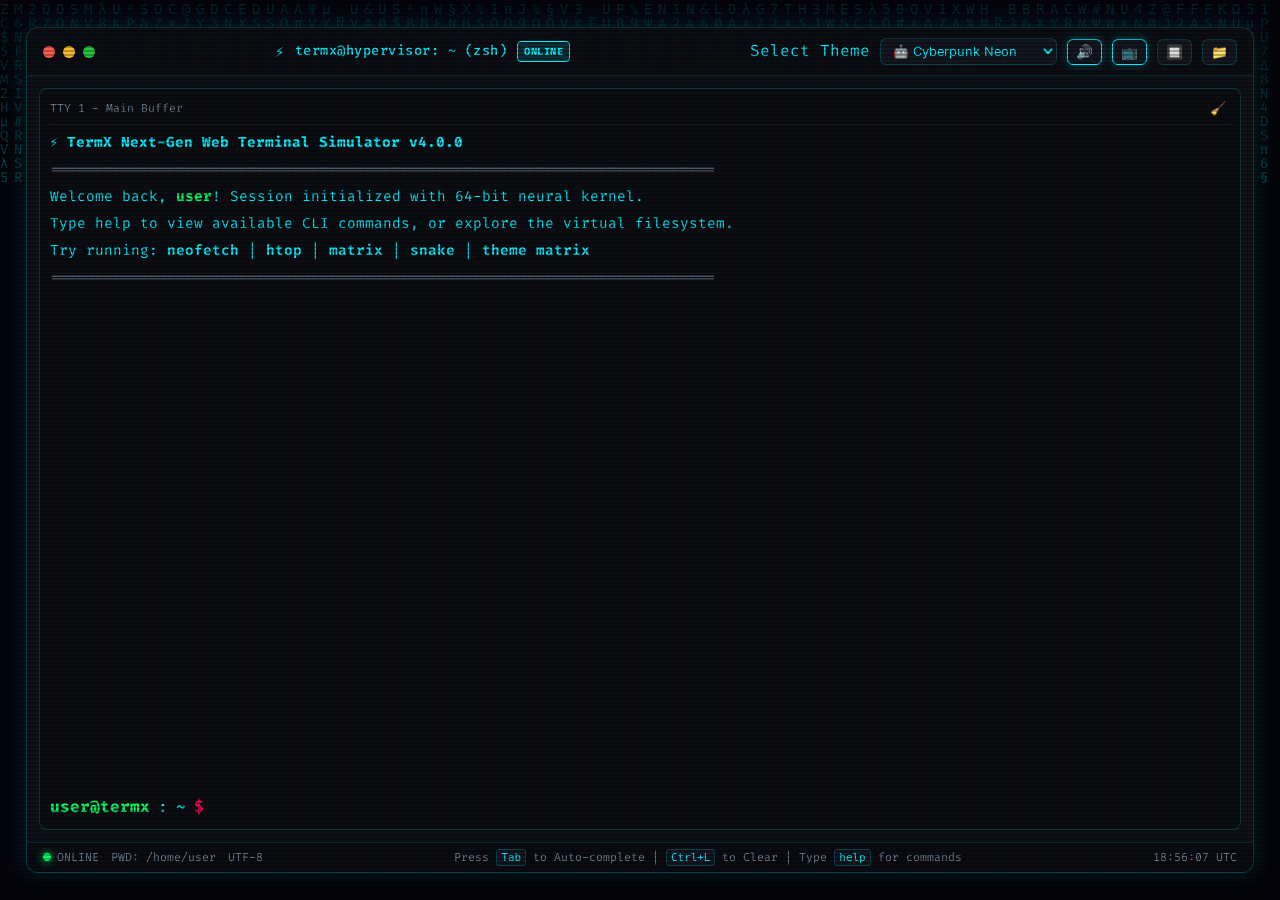
<file: termx-backup/index.html>
<!DOCTYPE html>
<html lang="en">
<head>
  <meta charset="UTF-8">
  <meta name="viewport" content="width=device-width, initial-scale=1.0">
  <title>TermX // Next-Gen Interactive Web Terminal</title>
  <meta name="description" content="A powerful, feature-rich interactive web terminal simulator with custom themes, virtual file system, process manager, JS REPL, Matrix mode, and retro CRT effects.">
  <link rel="preconnect" href="https://fonts.googleapis.com">
  <link rel="preconnect" href="https://fonts.gstatic.com" crossorigin>
  <link href="https://fonts.googleapis.com/css2?family=Fira+Code:wght@300;400;500;600;700&family=Inter:wght@300;400;500;600;700&display=swap" rel="stylesheet">
  <link rel="stylesheet" href="index.css">
</head>
<body class="theme-cyberpunk crt-enabled sound-enabled">

  <!-- Background Canvas for Matrix / Glow ambient -->
  <canvas id="bgCanvas"></canvas>
  <div class="crt-overlay"></div>

  <div class="app-container">
    <!-- Top Bar Navigation & Window Controls -->
    <header class="window-header">
      <div class="window-controls">
        <span class="dot dot-close" id="btnClose" title="Reset Session"></span>
        <span class="dot dot-minimize" id="btnMinimize" title="Minimize Window"></span>
        <span class="dot dot-maximize" id="btnMaximize" title="Fullscreen Terminal"></span>
      </div>
      <div class="window-title">
        <span class="title-icon">⚡</span>
        <span class="title-text">termx@hypervisor: ~ (zsh)</span>
        <span class="session-badge" id="sessionStatus">ONLINE</span>
      </div>
      <div class="header-actions">
        <!-- Quick Theme Selector -->
        <div class="theme-dropdown-wrapper">
          <label for="themeSelect" class="sr-only">Select Theme</label>
          <select id="themeSelect" class="ui-select" title="Switch Theme">
            <option value="theme-cyberpunk">🤖 Cyberpunk Neon</option>
            <option value="theme-matrix">🟢 Matrix Digital</option>
            <option value="theme-crt-amber">🟧 CRT Amber Vintage</option>
            <option value="theme-dracula">🧛 Dracula Dark</option>
            <option value="theme-nord">❄️ Nord Glass</option>
            <option value="theme-tokyo">🗼 Tokyo Night</option>
          </select>
        </div>

        <!-- Action Buttons -->
        <button id="btnToggleSound" class="icon-btn active" title="Toggle Keyboard Audio (Audio On)">
          <span class="btn-icon">🔊</span>
        </button>
        <button id="btnToggleCRT" class="icon-btn active" title="Toggle CRT Scanline Shader">
          <span class="btn-icon">📺</span>
        </button>
        <button id="btnToggleSplit" class="icon-btn" title="Toggle Dual Terminal Split-Pane">
          <span class="btn-icon">🔲</span>
        </button>
        <button id="btnToggleSidebar" class="icon-btn" title="Toggle File Tree & Cheat Sheet Drawer">
          <span class="btn-icon">📁</span>
        </button>
      </div>
    </header>

    <!-- Main Workspace Content -->
    <main class="workspace">
      <!-- Side Navigation / Explorer Drawer -->
      <aside class="sidebar collapsed" id="sidebarDrawer">
        <div class="sidebar-tabs">
          <button class="sidebar-tab active" data-tab="tab-fs">Filesystem</button>
          <button class="sidebar-tab" data-tab="tab-commands">Command Guide</button>
          <button class="sidebar-tab" data-tab="tab-system">System</button>
        </div>

        <div class="sidebar-body">
          <!-- Filesystem Tree -->
          <div class="tab-content active" id="tab-fs">
            <div class="sidebar-section-header">VIRTUAL FILE EXPLORER</div>
            <div id="fileExplorerTree" class="tree-view"></div>
          </div>

          <!-- Command Quick Reference -->
          <div class="tab-content" id="tab-commands">
            <div class="sidebar-section-header">COMMAND CHEAT SHEET</div>
            <ul class="quick-cmd-list">
              <li data-cmd="help"><span class="cmd-name">help</span> <span class="cmd-desc">List all available commands</span></li>
              <li data-cmd="neofetch"><span class="cmd-name">neofetch</span> <span class="cmd-desc">Display system specs & logo</span></li>
              <li data-cmd="htop"><span class="cmd-name">htop</span> <span class="cmd-desc">Interactive process manager</span></li>
              <li data-cmd="ls -la"><span class="cmd-name">ls -la</span> <span class="cmd-desc">List detailed directory contents</span></li>
              <li data-cmd="matrix"><span class="cmd-name">matrix</span> <span class="cmd-desc">Launch Matrix digital code rain</span></li>
              <li data-cmd="snake"><span class="cmd-name">snake</span> <span class="cmd-desc">Play mini CLI snake arcade game</span></li>
              <li data-cmd="js"><span class="cmd-name">js</span> <span class="cmd-desc">Interactive JavaScript REPL</span></li>
              <li data-cmd="curl api/crypto"><span class="cmd-name">curl</span> <span class="cmd-desc">Fetch simulated live crypto quotes</span></li>
              <li data-cmd="theme matrix"><span class="cmd-name">theme</span> <span class="cmd-desc">Switch terminal color theme</span></li>
              <li data-cmd="clear"><span class="cmd-name">clear</span> <span class="cmd-desc">Clear screen buffer</span></li>
            </ul>
          </div>

          <!-- System Monitor Quick Info -->
          <div class="tab-content" id="tab-system">
            <div class="sidebar-section-header">SYSTEM RESOURCES</div>
            <div class="sys-widget">
              <div class="sys-label">CPU LOAD</div>
              <div class="progress-bar"><div class="progress-fill" id="sidebarCpuFill" style="width: 24%"></div></div>
              <div class="sys-value" id="sidebarCpuText">24% (8 CORES)</div>
            </div>
            <div class="sys-widget">
              <div class="sys-label">MEMORY USAGE</div>
              <div class="progress-bar"><div class="progress-fill" id="sidebarRamFill" style="width: 48%"></div></div>
              <div class="sys-value" id="sidebarRamText">7.68 GB / 16.0 GB</div>
            </div>
            <div class="sys-widget">
              <div class="sys-label">UPTIME</div>
              <div class="sys-value" id="sidebarUptime">04:12:39</div>
            </div>
            <div class="sys-widget">
              <div class="sys-label">SESSION LOGS</div>
              <div class="sys-value" id="sidebarLogCount">0 commands executed</div>
            </div>
          </div>
        </div>
      </aside>

      <!-- Terminal Panes Container -->
      <section class="terminal-workspace" id="terminalWorkspace">
        <!-- Terminal Pane 1 (Primary) -->
        <div class="terminal-pane active" id="pane1" data-pane-id="1">
          <div class="pane-header">
            <span class="pane-title">TTY 1 - Main Buffer</span>
            <div class="pane-tools">
              <button class="pane-btn btn-clear-pane" title="Clear Buffer">🧹</button>
            </div>
          </div>
          <div class="terminal-output" id="output1"></div>
          <div class="terminal-prompt-line">
            <span class="prompt-user">user@termx</span>:<span class="prompt-path" id="promptPath1">~</span><span class="prompt-symbol">$</span>
            <div class="input-wrapper">
              <input type="text" class="terminal-input" id="input1" autocomplete="off" spellcheck="false" autofocus>
              <div class="ghost-autocomplete" id="ghost1"></div>
            </div>
          </div>
        </div>

        <!-- Terminal Pane 2 (Secondary - Hidden by default, toggled via Split) -->
        <div class="terminal-pane hidden" id="pane2" data-pane-id="2">
          <div class="pane-header">
            <span class="pane-title">TTY 2 - Split Buffer</span>
            <div class="pane-tools">
              <button class="pane-btn btn-close-split" title="Close Split Pane">✖</button>
            </div>
          </div>
          <div class="terminal-output" id="output2"></div>
          <div class="terminal-prompt-line">
            <span class="prompt-user">user@termx</span>:<span class="prompt-path" id="promptPath2">~</span><span class="prompt-symbol">$</span>
            <div class="input-wrapper">
              <input type="text" class="terminal-input" id="input2" autocomplete="off" spellcheck="false">
              <div class="ghost-autocomplete" id="ghost2"></div>
            </div>
          </div>
        </div>
      </section>
    </main>

    <!-- Bottom Status Bar -->
    <footer class="system-statusbar">
      <div class="status-left">
        <span class="status-item"><span class="status-indicator online"></span> ONLINE</span>
        <span class="status-item" id="statusCwd">PWD: /home/user</span>
        <span class="status-item" id="statusEncoding">UTF-8</span>
      </div>
      <div class="status-center">
        <span class="hint-text">Press <kbd>Tab</kbd> to Auto-complete | <kbd>Ctrl+L</kbd> to Clear | Type <kbd>help</kbd> for commands</span>
      </div>
      <div class="status-right">
        <span class="status-item" id="statusTime">18:25:00 UTC</span>
      </div>
    </footer>
  </div>

  <!-- Fullscreen Modal for Matrix / Games -->
  <div id="gameModal" class="modal-overlay hidden">
    <div class="modal-content">
      <div class="modal-header">
        <span id="modalTitle">MINI ARCADE TERMINAL</span>
        <button id="btnCloseModal" class="modal-close-btn">&times; ESC to exit</button>
      </div>
      <div class="modal-body" id="modalBody">
        <!-- Interactive canvas inserted here dynamically -->
      </div>
    </div>
  </div>

  <!-- JavaScript Modules -->
  <script src="js/audio.js"></script>
  <script src="js/filesystem.js"></script>
  <script src="js/commands.js"></script>
  <script src="js/matrix.js"></script>
  <script src="js/games.js"></script>
  <script src="js/app.js"></script>
</body>
</html>
</file>
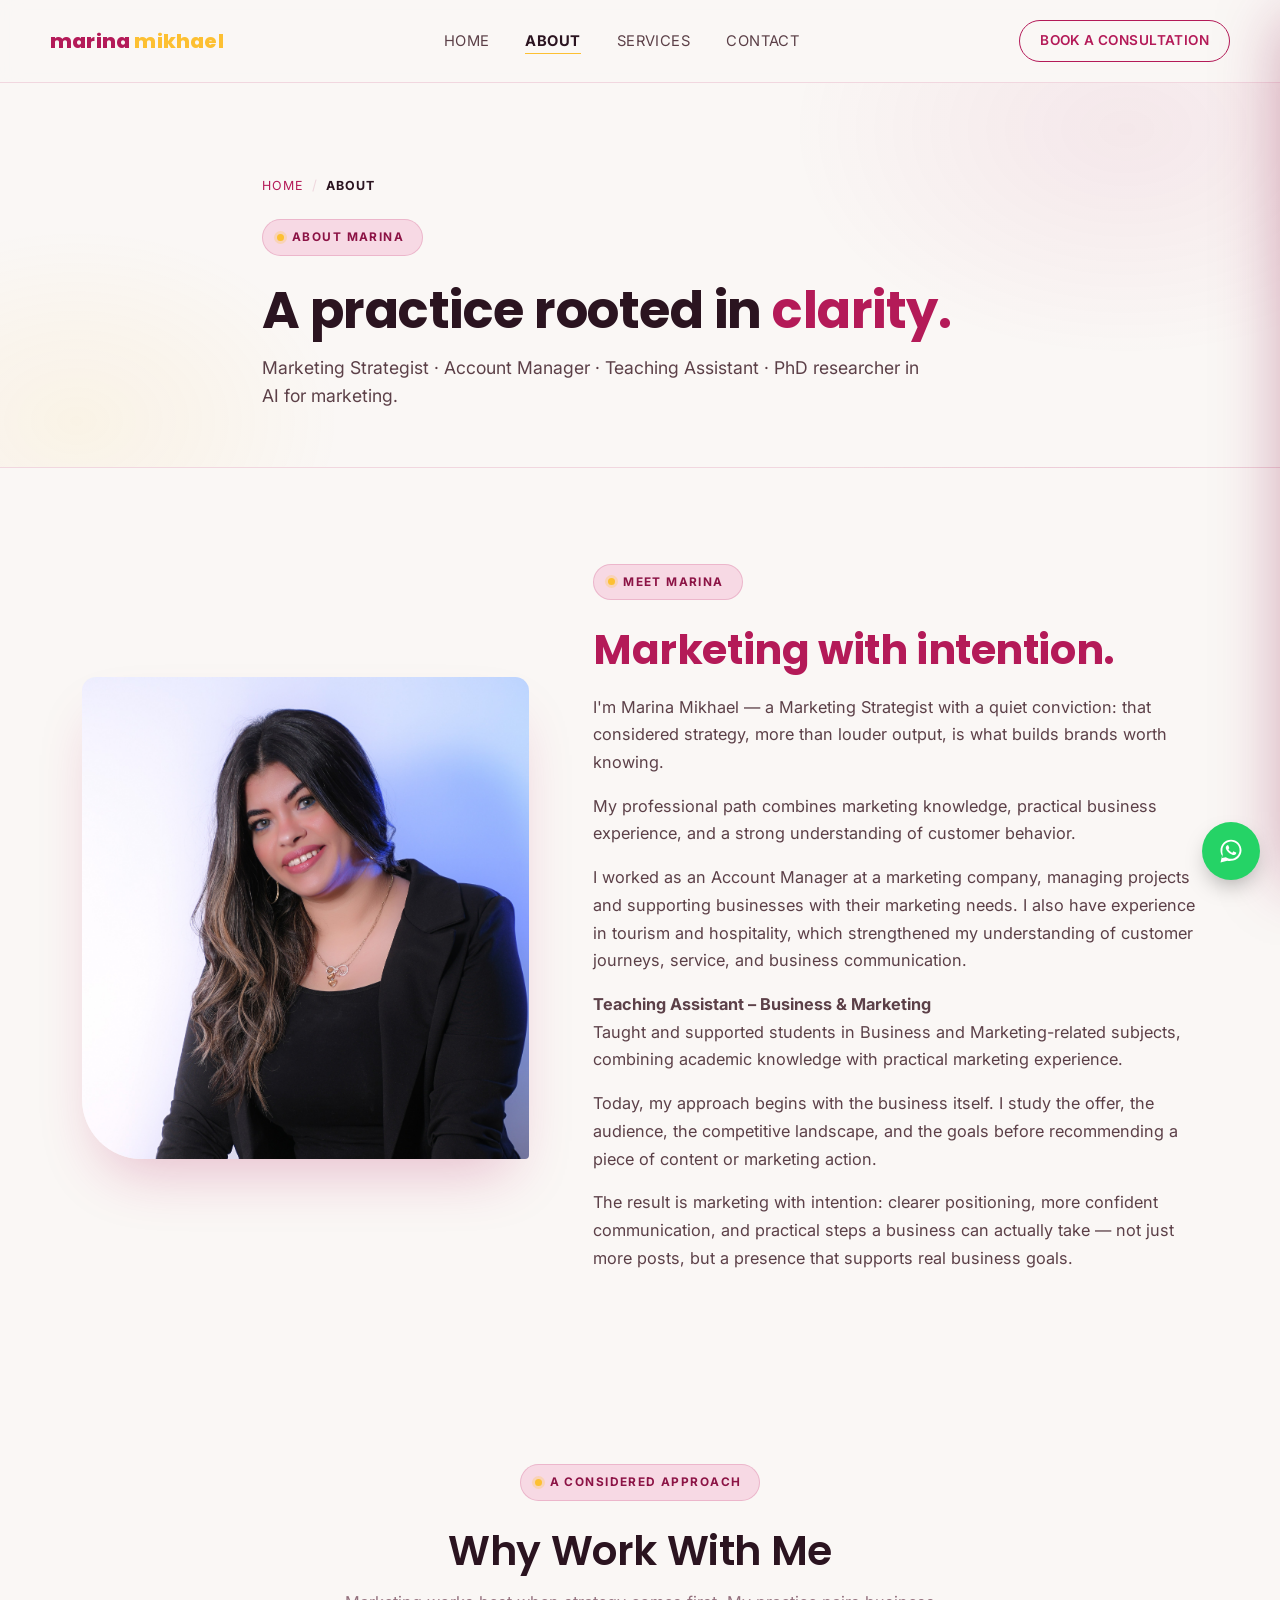
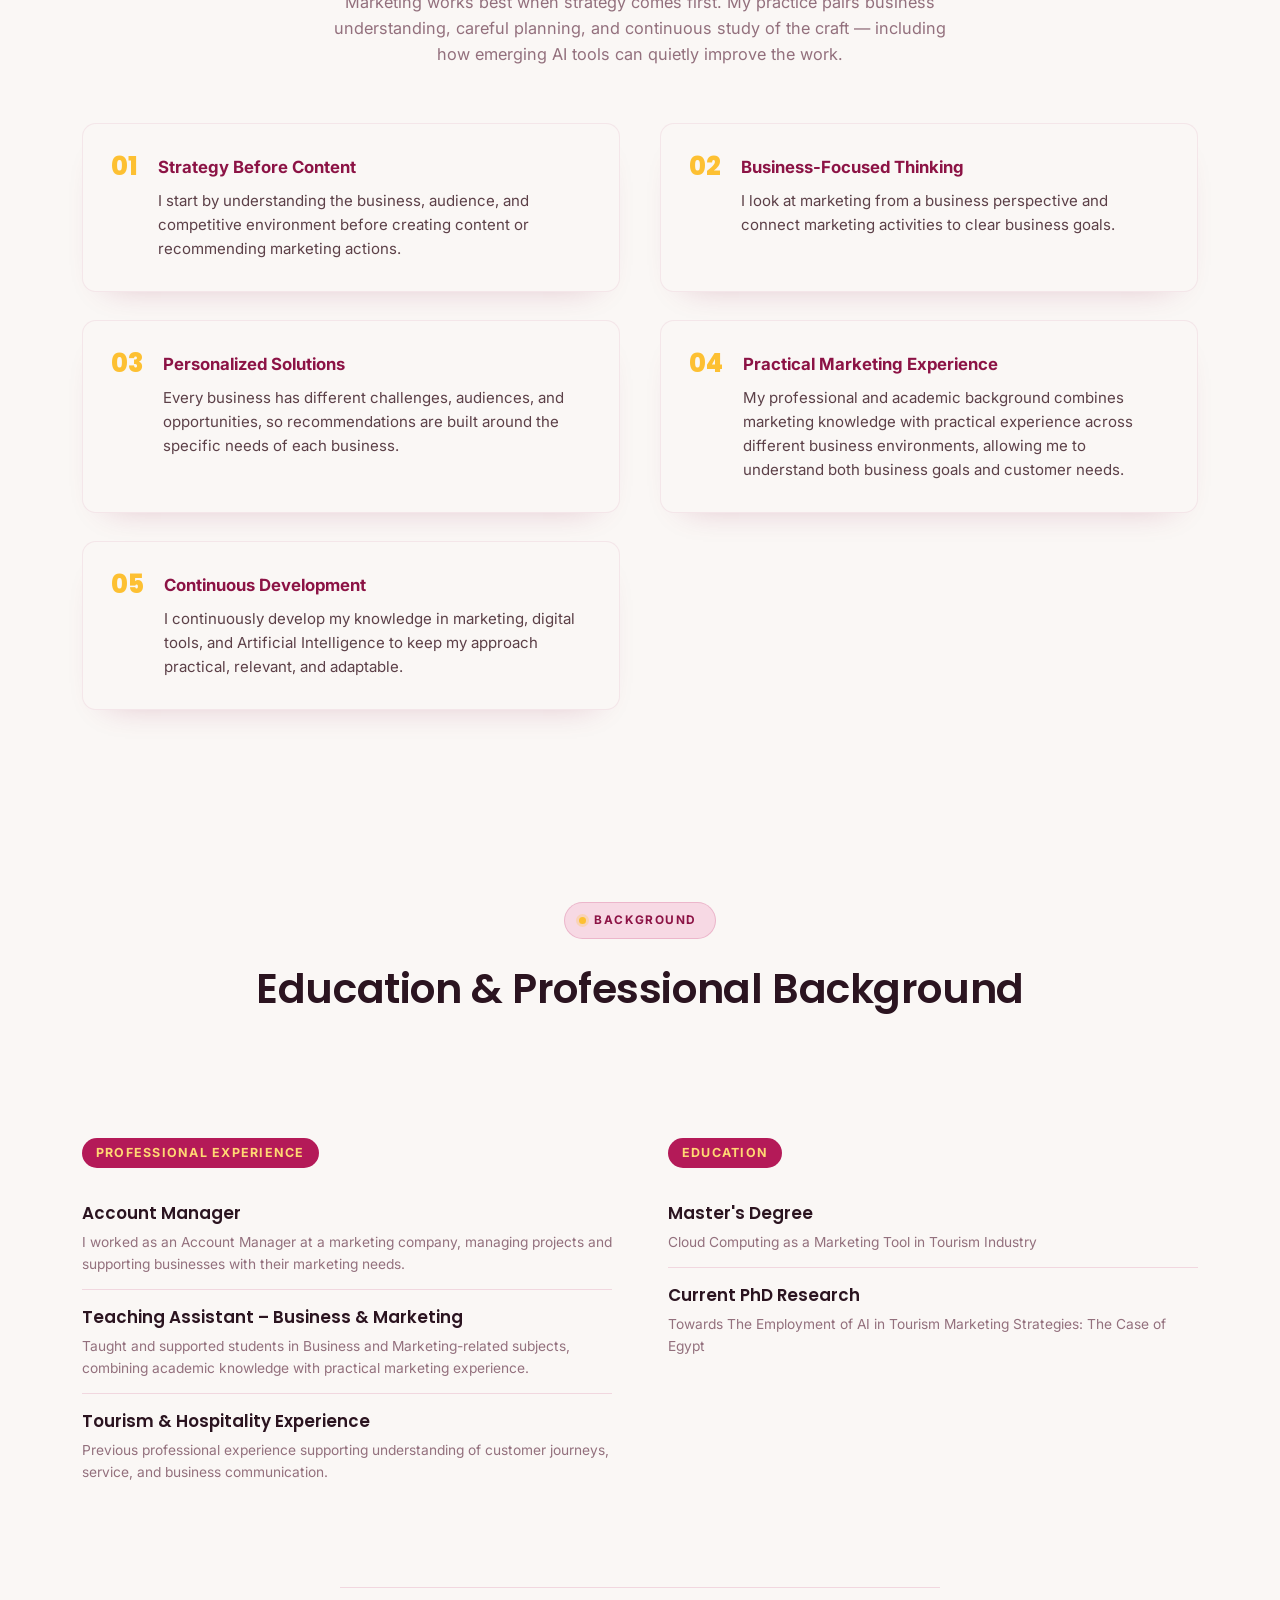
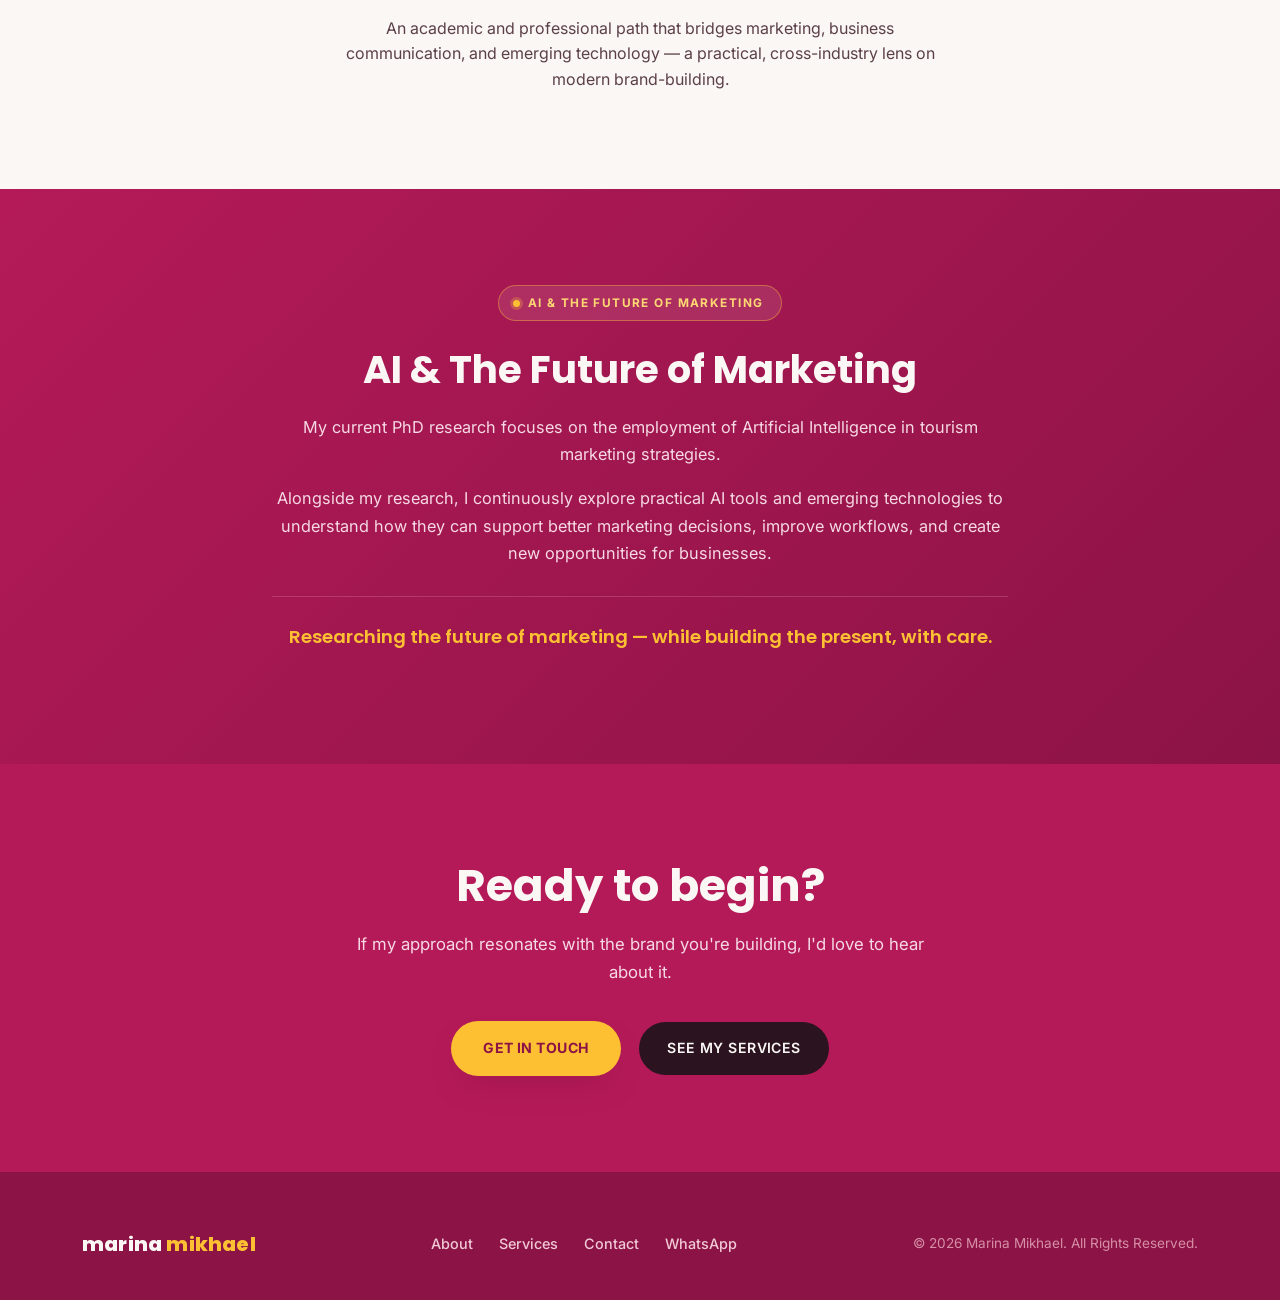
<file: about.html>
<!DOCTYPE html>
<html lang="en">
<head>
<meta charset="UTF-8">
<meta name="viewport" content="width=device-width, initial-scale=1.0">
<title>About — Marina Mikhael · Marketing Strategist</title>
<meta name="description" content="Meet Marina Mikhael — Marketing Strategist with practical business experience across different industries. Strategy before content, always.">
<meta name="theme-color" content="#faf7f5">
<meta property="og:title" content="About — Marina Mikhael">
<meta property="og:description" content="Meet Marina Mikhael — Marketing Strategist with practical business experience across different industries.">
<meta property="og:type" content="website">

<!-- Fonts -->
<link rel="preconnect" href="https://fonts.googleapis.com">
<link rel="preconnect" href="https://fonts.gstatic.com" crossorigin>
<link href="https://fonts.googleapis.com/css2?family=Poppins:wght@500;600;700;800&family=Inter:wght@400;500;600;700&display=swap" rel="stylesheet">

<link rel="stylesheet" href="index.css">
</head>
<body>

<header class="site-header">
  <nav class="wrap nav" aria-label="Primary">
    <a href="index.html" class="logo">Marina <span>Mikhael</span></a>
    <ul class="nav-links">
      <li><a href="index.html">Home</a></li>
      <li><a href="about.html">About</a></li>
      <li><a href="services.html">Services</a></li>
      <li><a href="contact.html">Contact</a></li>
    </ul>
    <a href="https://wa.me/201042134140" target="_blank" rel="noopener" class="nav-cta">Book a Consultation</a>
    <button class="nav-toggle" id="navToggle" aria-label="Open menu" aria-expanded="false">
      <span></span>
    </button>
  </nav>
</header>

<div class="scrim" id="scrim" hidden></div>
<aside class="mobile-menu" id="mobileMenu" aria-hidden="true">
  <button class="mobile-menu__close" id="menuClose" aria-label="Close menu">×</button>
  <a href="index.html">Home</a>
  <a href="about.html">About</a>
  <a href="services.html">Services</a>
  <a href="contact.html">Contact</a>
  <a href="https://wa.me/201042134140" target="_blank" rel="noopener" class="btn-primary">Book a Consultation</a>
</aside>

<main>

  <!-- ===================== PAGE HERO ===================== -->
  <section class="page-hero">
    <div class="wrap">
      <ol class="breadcrumbs" aria-label="Breadcrumb">
        <li><a href="index.html">Home</a></li>
        <li><a href="about.html" aria-current="page">About</a></li>
      </ol>
      <span class="eyebrow reveal">About Marina</span>
      <h1 class="reveal reveal--delay-1">A practice rooted in <span class="accent">clarity.</span></h1>
      <p class="reveal reveal--delay-2">Marketing Strategist · Account Manager · Teaching Assistant · PhD researcher in AI for marketing.</p>
    </div>
  </section>

  <!-- ===================== FULL BIO ===================== -->
  <section class="about-section">
    <div class="wrap">
      <div class="about-photo reveal">
        <img src="assets/marina-about.jpg" alt="Marina Mikhael" />
      </div>
      <div class="about-copy reveal">
        <span class="eyebrow">Meet Marina</span>
        <h2>Marketing with intention.</h2>
        <p>I'm Marina Mikhael — a Marketing Strategist with a quiet conviction: that considered strategy, more than louder output, is what builds brands worth knowing.</p>
        <p>My professional path combines marketing knowledge, practical business experience, and a strong understanding of customer behavior.</p>
        <p>I worked as an Account Manager at a marketing company, managing projects and supporting businesses with their marketing needs. I also have experience in tourism and hospitality, which strengthened my understanding of customer journeys, service, and business communication.</p>
        <p><strong>Teaching Assistant – Business &amp; Marketing</strong><br>
        Taught and supported students in Business and Marketing-related subjects, combining academic knowledge with practical marketing experience.</p>
        <p>Today, my approach begins with the business itself. I study the offer, the audience, the competitive landscape, and the goals before recommending a piece of content or marketing action.</p>
        <p>The result is marketing with intention: clearer positioning, more confident communication, and practical steps a business can actually take — not just more posts, but a presence that supports real business goals.</p>
      </div>
    </div>
  </section>

  <!-- ===================== WHY WORK WITH ME ===================== -->
  <section class="why-section">
    <div class="wrap">
      <div class="section-head reveal">
        <span class="eyebrow">A Considered Approach</span>
        <h2>Why Work With Me</h2>
        <p>Marketing works best when strategy comes first. My practice pairs business understanding, careful planning, and continuous study of the craft — including how emerging AI tools can quietly improve the work.</p>
      </div>
      <div class="why-grid">
        <div class="why-item reveal">
          <span class="mark">01</span>
          <div>
            <h4>Strategy Before Content</h4>
            <p>I start by understanding the business, audience, and competitive environment before creating content or recommending marketing actions.</p>
          </div>
        </div>
        <div class="why-item reveal">
          <span class="mark">02</span>
          <div>
            <h4>Business-Focused Thinking</h4>
            <p>I look at marketing from a business perspective and connect marketing activities to clear business goals.</p>
          </div>
        </div>
        <div class="why-item reveal">
          <span class="mark">03</span>
          <div>
            <h4>Personalized Solutions</h4>
            <p>Every business has different challenges, audiences, and opportunities, so recommendations are built around the specific needs of each business.</p>
          </div>
        </div>
        <div class="why-item reveal">
          <span class="mark">04</span>
          <div>
            <h4>Practical Marketing Experience</h4>
            <p>My professional and academic background combines marketing knowledge with practical experience across different business environments, allowing me to understand both business goals and customer needs.</p>
          </div>
        </div>
        <div class="why-item reveal">
          <span class="mark">05</span>
          <div>
            <h4>Continuous Development</h4>
            <p>I continuously develop my knowledge in marketing, digital tools, and Artificial Intelligence to keep my approach practical, relevant, and adaptable.</p>
          </div>
        </div>
      </div>
    </div>
  </section>

  <!-- ===================== BACKGROUND ===================== -->
  <section class="background-section">
    <div class="wrap">
      <div class="section-head" style="grid-column: 1 / -1; max-width: 100%;">
        <span class="eyebrow">Background</span>
        <h2>Education &amp; Professional Background</h2>
      </div>
      <div class="bg-block reveal">
        <h4>Professional Experience</h4>
        <ul>
          <li>Account Manager
            <small>I worked as an Account Manager at a marketing company, managing projects and supporting businesses with their marketing needs.</small>
          </li>
          <li>Teaching Assistant – Business &amp; Marketing
            <small>Taught and supported students in Business and Marketing-related subjects, combining academic knowledge with practical marketing experience.</small>
          </li>
          <li>Tourism &amp; Hospitality Experience
            <small>Previous professional experience supporting understanding of customer journeys, service, and business communication.</small>
          </li>
        </ul>
      </div>
      <div class="bg-block reveal">
        <h4>Education</h4>
        <ul>
          <li>Master's Degree
            <small>Cloud Computing as a Marketing Tool in Tourism Industry</small>
          </li>
          <li>Current PhD Research
            <small>Towards The Employment of AI in Tourism Marketing Strategies: The Case of Egypt</small>
          </li>
        </ul>
      </div>
      <p class="bg-note">An academic and professional path that bridges marketing, business communication, and emerging technology — a practical, cross-industry lens on modern brand-building.</p>
    </div>
  </section>

  <!-- ===================== AI RESEARCH ===================== -->
  <section class="ai-band">
    <div class="wrap">
      <span class="eyebrow">AI &amp; The Future of Marketing</span>
      <h2>AI &amp; The Future of Marketing</h2>
      <p>My current PhD research focuses on the employment of Artificial Intelligence in tourism marketing strategies.</p>
      <p>Alongside my research, I continuously explore practical AI tools and emerging technologies to understand how they can support better marketing decisions, improve workflows, and create new opportunities for businesses.</p>
      <p class="statement">Researching the future of marketing — while building the present, with care.</p>
    </div>
  </section>

  <!-- ===================== FINAL CTA ===================== -->
  <section class="final-cta">
    <div class="wrap">
      <h2>Ready to begin?</h2>
      <p>If my approach resonates with the brand you're building, I'd love to hear about it.</p>
      <div class="cta-row">
        <a href="contact.html" class="btn-primary">Get in Touch</a>
        <a href="services.html" class="btn-whatsapp" style="background: var(--ink); color: var(--ivory);">
          See My Services
        </a>
      </div>
    </div>
  </section>

</main>

<footer class="site-footer">
  <div class="wrap">
    <a href="index.html" class="logo">Marina <span>Mikhael</span></a>
    <ul class="foot-links">
      <li><a href="about.html">About</a></li>
      <li><a href="services.html">Services</a></li>
      <li><a href="contact.html">Contact</a></li>
      <li><a href="https://wa.me/201042134140" target="_blank" rel="noopener">WhatsApp</a></li>
    </ul>
    <span class="copy">© 2026 Marina Mikhael. All Rights Reserved.</span>
  </div>
</footer>

<a href="https://wa.me/201042134140" target="_blank" rel="noopener" class="sticky-whatsapp" aria-label="Chat on WhatsApp">
  <svg viewBox="0 0 32 32" fill="currentColor" aria-hidden="true"><path d="M16.004 3C9.376 3 4 8.373 4 15c0 2.339.65 4.523 1.777 6.39L4 29l7.812-1.744A11.93 11.93 0 0 0 16.004 27C22.63 27 28 21.627 28 15S22.63 3 16.004 3zm0 21.8c-1.98 0-3.82-.55-5.396-1.508l-.387-.23-4.634 1.034 1.06-4.51-.253-.4A9.77 9.77 0 0 1 6.2 15c0-5.404 4.4-9.8 9.804-9.8 5.403 0 9.796 4.396 9.796 9.8 0 5.404-4.393 9.8-9.796 9.8zm5.37-7.34c-.294-.147-1.737-.858-2.007-.956-.27-.098-.467-.147-.663.147-.196.293-.76.955-.932 1.152-.171.196-.343.22-.637.073-.294-.147-1.24-.457-2.363-1.457-.874-.78-1.464-1.744-1.636-2.038-.171-.294-.018-.453.129-.6.132-.132.294-.343.44-.514.147-.171.196-.294.294-.49.098-.196.049-.367-.024-.514-.073-.147-.663-1.598-.909-2.188-.24-.575-.484-.497-.663-.507l-.564-.01c-.196 0-.514.073-.784.367-.27.294-1.03 1.005-1.03 2.45 0 1.446 1.054 2.842 1.2 3.038.147.196 2.075 3.167 5.028 4.44.703.303 1.25.484 1.677.62.705.224 1.346.192 1.854.117.566-.085 1.737-.71 1.982-1.396.245-.685.245-1.273.171-1.396-.073-.122-.269-.196-.563-.343z"/></svg>
</a>

<script src="js/main.js" defer></script>
</body>
</html>
</file>
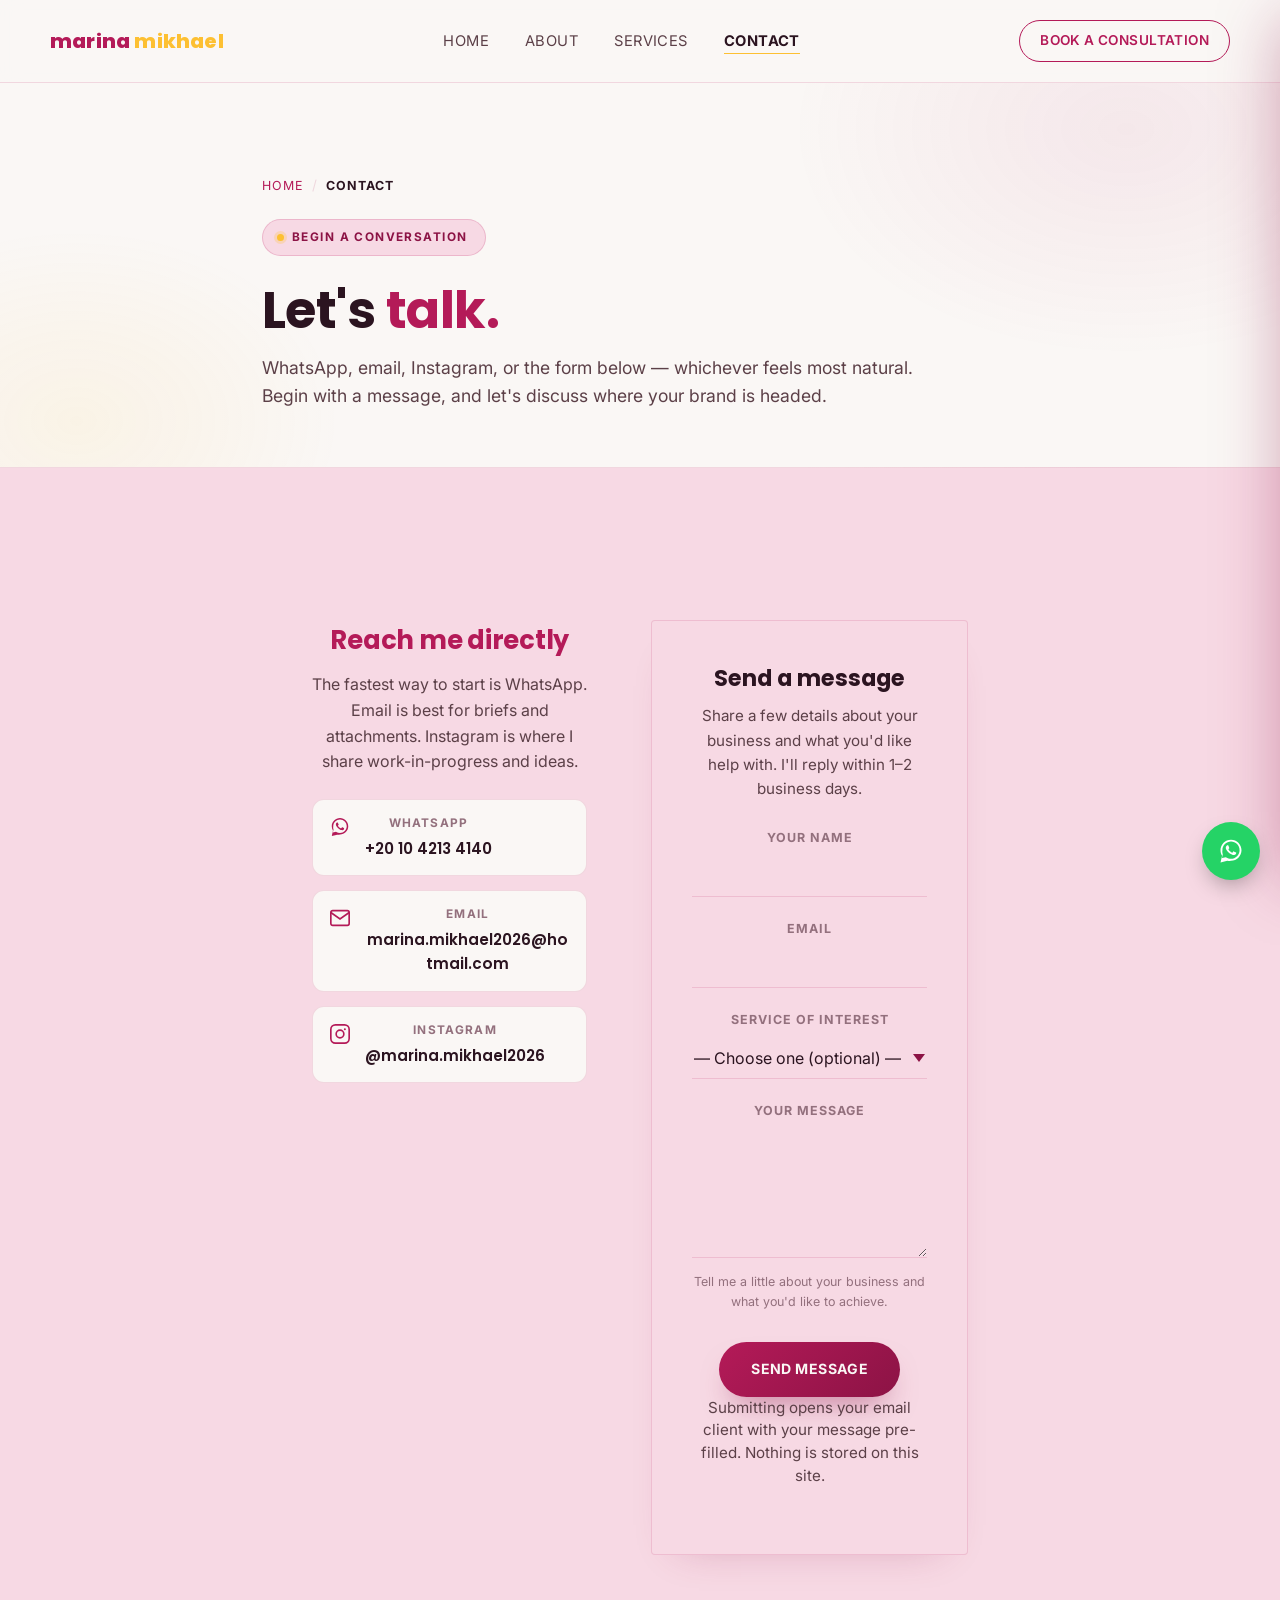
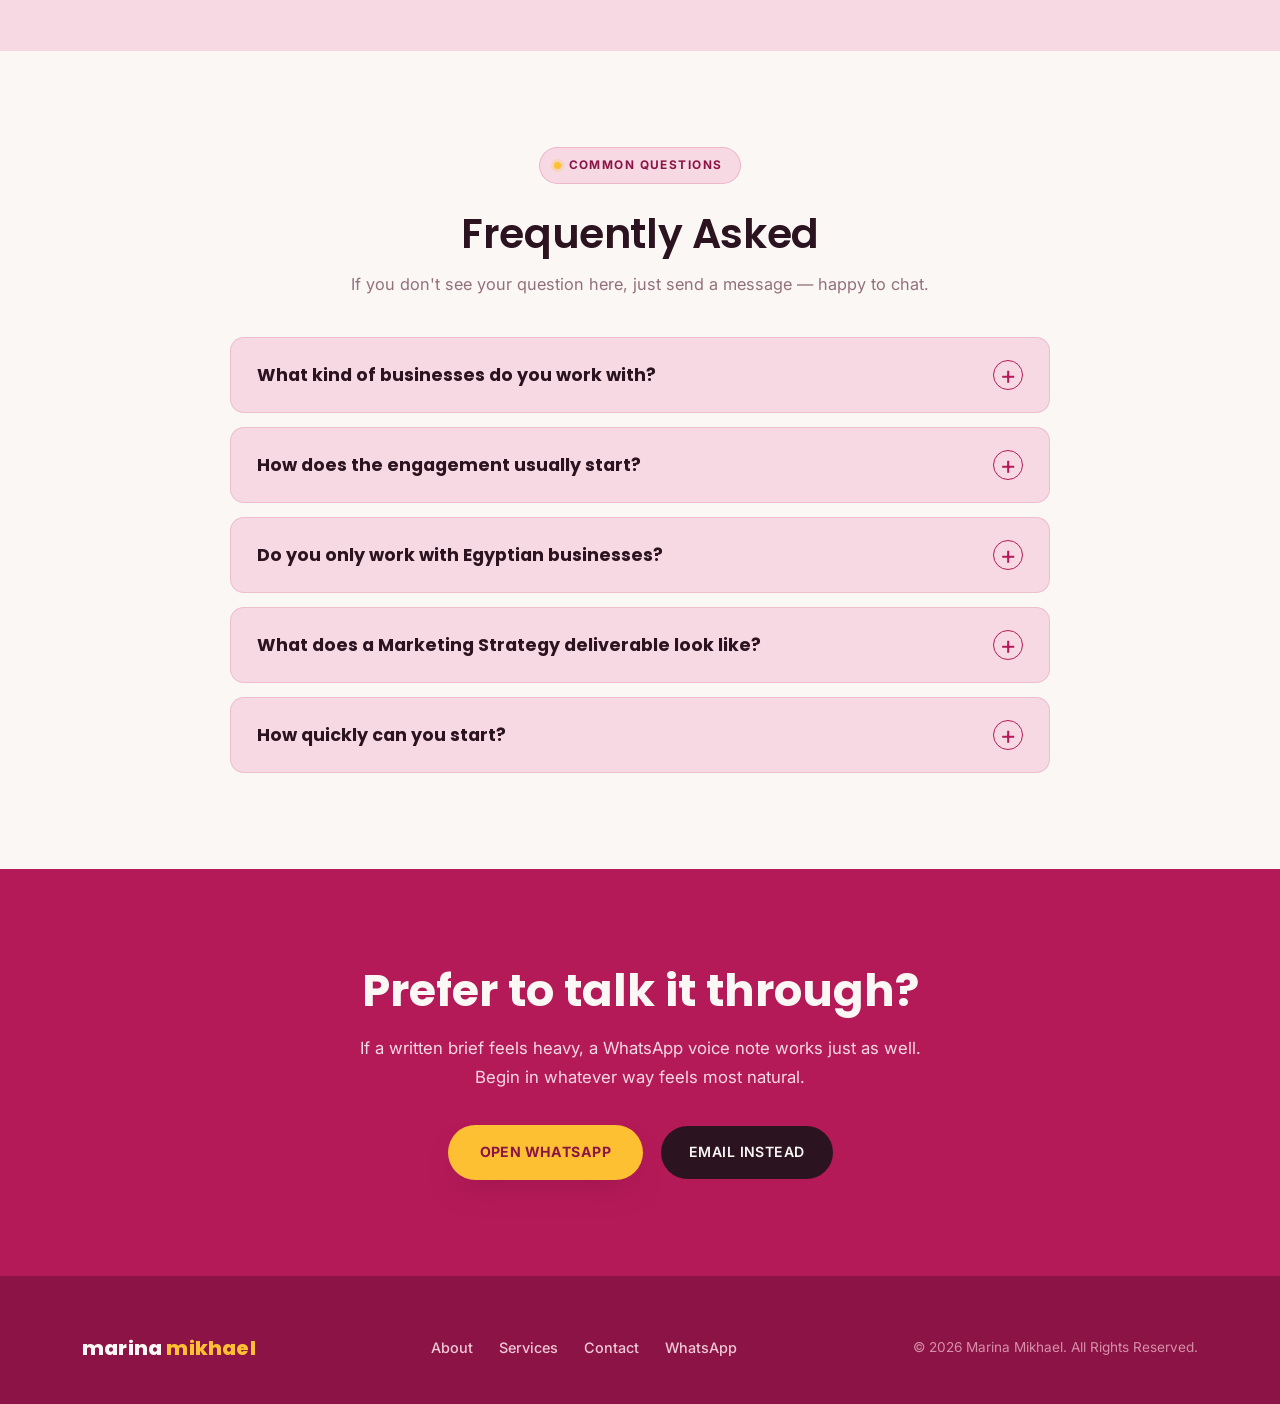
<file: contact.html>
<!DOCTYPE html>
<html lang="en">
<head>
<meta charset="UTF-8">
<meta name="viewport" content="width=device-width, initial-scale=1.0">
<title>Contact — Marina Mikhael · Marketing Strategist</title>
<meta name="description" content="Get in touch with Marina Mikhael — WhatsApp, email, Instagram, or send a message via the contact form to begin a conversation about your business.">
<meta name="theme-color" content="#faf7f5">
<meta property="og:title" content="Contact — Marina Mikhael">
<meta property="og:description" content="WhatsApp, email, Instagram, or send a message via the contact form.">
<meta property="og:type" content="website">

<!-- Fonts -->
<link rel="preconnect" href="https://fonts.googleapis.com">
<link rel="preconnect" href="https://fonts.gstatic.com" crossorigin>
<link href="https://fonts.googleapis.com/css2?family=Poppins:wght@500;600;700;800&family=Inter:wght@400;500;600;700&display=swap" rel="stylesheet">

<link rel="stylesheet" href="index.css">
</head>
<body>

<header class="site-header">
  <nav class="wrap nav" aria-label="Primary">
    <a href="index.html" class="logo">Marina <span>Mikhael</span></a>
    <ul class="nav-links">
      <li><a href="index.html">Home</a></li>
      <li><a href="about.html">About</a></li>
      <li><a href="services.html">Services</a></li>
      <li><a href="contact.html">Contact</a></li>
    </ul>
    <a href="https://wa.me/201042134140" target="_blank" rel="noopener" class="nav-cta">Book a Consultation</a>
    <button class="nav-toggle" id="navToggle" aria-label="Open menu" aria-expanded="false">
      <span></span>
    </button>
  </nav>
</header>

<div class="scrim" id="scrim" hidden></div>
<aside class="mobile-menu" id="mobileMenu" aria-hidden="true">
  <button class="mobile-menu__close" id="menuClose" aria-label="Close menu">×</button>
  <a href="index.html">Home</a>
  <a href="about.html">About</a>
  <a href="services.html">Services</a>
  <a href="contact.html">Contact</a>
  <a href="https://wa.me/201042134140" target="_blank" rel="noopener" class="btn-primary">Book a Consultation</a>
</aside>

<main>

  <!-- ===================== PAGE HERO ===================== -->
  <section class="page-hero">
    <div class="wrap">
      <ol class="breadcrumbs" aria-label="Breadcrumb">
        <li><a href="index.html">Home</a></li>
        <li><a href="contact.html" aria-current="page">Contact</a></li>
      </ol>
      <span class="eyebrow reveal">Begin a Conversation</span>
      <h1 class="reveal reveal--delay-1">Let's <span class="accent">talk.</span></h1>
      <p class="reveal reveal--delay-2">WhatsApp, email, Instagram, or the form below — whichever feels most natural. Begin with a message, and let's discuss where your brand is headed.</p>
    </div>
  </section>

  <!-- ===================== CONTACT (info + form) ===================== -->
  <section class="contact-section">
    <div class="wrap contact-form-wrap">

      <div class="contact-info-block reveal">
        <h3>Reach me directly</h3>
        <p>The fastest way to start is WhatsApp. Email is best for briefs and attachments. Instagram is where I share work-in-progress and ideas.</p>

        <ul>
          <li>
            <span class="icon"><svg viewBox="0 0 32 32" fill="currentColor" aria-hidden="true"><path d="M16.004 3C9.376 3 4 8.373 4 15c0 2.339.65 4.523 1.777 6.39L4 29l7.812-1.744A11.93 11.93 0 0 0 16.004 27C22.63 27 28 21.627 28 15S22.63 3 16.004 3zm0 21.8c-1.98 0-3.82-.55-5.396-1.508l-.387-.23-4.634 1.034 1.06-4.51-.253-.4A9.77 9.77 0 0 1 6.2 15c0-5.404 4.4-9.8 9.804-9.8 5.403 0 9.796 4.396 9.796 9.8 0 5.404-4.393 9.8-9.796 9.8zm5.37-7.34c-.294-.147-1.737-.858-2.007-.956-.27-.098-.467-.147-.663.147-.196.293-.76.955-.932 1.152-.171.196-.343.22-.637.073-.294-.147-1.24-.457-2.363-1.457-.874-.78-1.464-1.744-1.636-2.038-.171-.294-.018-.453.129-.6.132-.132.294-.343.44-.514.147-.171.196-.294.294-.49.098-.196.049-.367-.024-.514-.073-.147-.663-1.598-.909-2.188-.24-.575-.484-.497-.663-.507l-.564-.01c-.196 0-.514.073-.784.367-.27.294-1.03 1.005-1.03 2.45 0 1.446 1.054 2.842 1.2 3.038.147.196 2.075 3.167 5.028 4.44.703.303 1.25.484 1.677.62.705.224 1.346.192 1.854.117.566-.085 1.737-.71 1.982-1.396.245-.685.245-1.273.171-1.396-.073-.122-.269-.196-.563-.343z"/></svg></span>
            <div>
              <span class="label">WhatsApp</span>
              <a href="https://wa.me/201042134140" target="_blank" rel="noopener">+20 10 4213 4140</a>
            </div>
          </li>
          <li>
            <span class="icon"><svg viewBox="0 0 24 24" fill="none" stroke="currentColor" stroke-width="1.8" aria-hidden="true"><rect x="2" y="4" width="20" height="16" rx="2"/><path d="m2 6 10 7 10-7"/></svg></span>
            <div>
              <span class="label">Email</span>
              <a href="mailto:marina.mikhael2026@hotmail.com">marina.mikhael2026@hotmail.com</a>
            </div>
          </li>
          <li>
            <span class="icon"><svg viewBox="0 0 24 24" fill="none" stroke="currentColor" stroke-width="1.8" aria-hidden="true"><rect x="2" y="2" width="20" height="20" rx="5"/><circle cx="12" cy="12" r="4.2"/><circle cx="17.3" cy="6.7" r="1.1" fill="currentColor" stroke="none"/></svg></span>
            <div>
              <span class="label">Instagram</span>
              <a href="https://www.instagram.com/marina.mikhael2026?igsh=MWJ5NXJuMjYwY3Q4cw==" target="_blank" rel="noopener">@marina.mikhael2026</a>
            </div>
          </li>
        </ul>
      </div>

      <form class="contact-form reveal" id="contactForm" novalidate>
        <h3>Send a message</h3>
        <p>Share a few details about your business and what you'd like help with. I'll reply within 1–2 business days.</p>

        <div class="field">
          <label for="name">Your name</label>
          <input id="name" name="name" type="text" autocomplete="name" required>
        </div>

        <div class="field">
          <label for="email">Email</label>
          <input id="email" name="email" type="email" autocomplete="email" required>
        </div>

        <div class="field">
          <label for="service">Service of interest</label>
          <select id="service" name="service">
            <option value="">— Choose one (optional) —</option>
            <option>Marketing Strategy</option>
            <option>Marketing Consultation (1:1)</option>
            <option>Content Strategy &amp; Calendar</option>
            <option>Landing Page Creation</option>
            <option>Digital Presence Setup</option>
            <option>Not sure yet</option>
          </select>
        </div>

        <div class="field">
          <label for="message">Your message</label>
          <textarea id="message" name="message" rows="5" required></textarea>
          <span class="field-hint">Tell me a little about your business and what you'd like to achieve.</span>
        </div>

        <button type="submit" class="btn-primary">Send Message</button>

        <p class="form-note">Submitting opens your email client with your message pre-filled. Nothing is stored on this site.</p>

        <div class="form-status" id="formStatus" role="status" aria-live="polite"></div>
      </form>
    </div>
  </section>

  <!-- ===================== FAQ ===================== -->
  <section class="faq">
    <div class="wrap">
      <div class="section-head reveal">
        <span class="eyebrow">Common Questions</span>
        <h2>Frequently Asked</h2>
        <p>If you don't see your question here, just send a message — happy to chat.</p>
      </div>
      <div class="faq-list">
        <details class="faq-item">
          <summary>What kind of businesses do you work with?</summary>
          <div class="faq-answer">
            <p>Startups, small businesses, and solo founders across different industries — including service, lifestyle, education, and more. Most clients are early-stage or rebranding, where clear positioning and a steady content direction matter most.</p>
          </div>
        </details>
        <details class="faq-item">
          <summary>How does the engagement usually start?</summary>
          <div class="faq-answer">
            <p>Begin with a free 20-minute WhatsApp or email conversation about your business and goals. If we're a fit, I'll suggest one of the services — most often Marketing Strategy or a 1:1 Consultation — as the first step.</p>
          </div>
        </details>
        <details class="faq-item">
          <summary>Do you only work with Egyptian businesses?</summary>
          <div class="faq-answer">
            <p>Not at all. Many of my clients are based across the MENA region and beyond. All consultations and deliverables are conducted remotely, in English or Arabic.</p>
          </div>
        </details>
        <details class="faq-item">
          <summary>What does a Marketing Strategy deliverable look like?</summary>
          <div class="faq-answer">
            <p>A clear written document covering business &amp; audience analysis, competitor landscape, brand positioning, marketing objectives, and a practical action plan — ready to share with your team or implement directly.</p>
          </div>
        </details>
        <details class="faq-item">
          <summary>How quickly can you start?</summary>
          <div class="faq-answer">
            <p>Most projects begin within 1–2 weeks of confirmation. If your timing is tight, mention it in your message and I'll let you know what's possible.</p>
          </div>
        </details>
      </div>
    </div>
  </section>

  <!-- ===================== FINAL CTA ===================== -->
  <section class="final-cta">
    <div class="wrap">
      <h2>Prefer to talk it through?</h2>
      <p>If a written brief feels heavy, a WhatsApp voice note works just as well. Begin in whatever way feels most natural.</p>
      <div class="cta-row">
        <a href="https://wa.me/201042134140" target="_blank" rel="noopener" class="btn-primary">Open WhatsApp</a>
        <a href="mailto:marina.mikhael2026@hotmail.com" class="btn-whatsapp" style="background: var(--ink); color: var(--ivory);">
          Email Instead
        </a>
      </div>
    </div>
  </section>

</main>

<footer class="site-footer">
  <div class="wrap">
    <a href="index.html" class="logo">Marina <span>Mikhael</span></a>
    <ul class="foot-links">
      <li><a href="about.html">About</a></li>
      <li><a href="services.html">Services</a></li>
      <li><a href="contact.html">Contact</a></li>
      <li><a href="https://wa.me/201042134140" target="_blank" rel="noopener">WhatsApp</a></li>
    </ul>
    <span class="copy">© 2026 Marina Mikhael. All Rights Reserved.</span>
  </div>
</footer>

<a href="https://wa.me/201042134140" target="_blank" rel="noopener" class="sticky-whatsapp" aria-label="Chat on WhatsApp">
  <svg viewBox="0 0 32 32" fill="currentColor" aria-hidden="true"><path d="M16.004 3C9.376 3 4 8.373 4 15c0 2.339.65 4.523 1.777 6.39L4 29l7.812-1.744A11.93 11.93 0 0 0 16.004 27C22.63 27 28 21.627 28 15S22.63 3 16.004 3zm0 21.8c-1.98 0-3.82-.55-5.396-1.508l-.387-.23-4.634 1.034 1.06-4.51-.253-.4A9.77 9.77 0 0 1 6.2 15c0-5.404 4.4-9.8 9.804-9.8 5.403 0 9.796 4.396 9.796 9.8 0 5.404-4.393 9.8-9.796 9.8zm5.37-7.34c-.294-.147-1.737-.858-2.007-.956-.27-.098-.467-.147-.663.147-.196.293-.76.955-.932 1.152-.171.196-.343.22-.637.073-.294-.147-1.24-.457-2.363-1.457-.874-.78-1.464-1.744-1.636-2.038-.171-.294-.018-.453.129-.6.132-.132.294-.343.44-.514.147-.171.196-.294.294-.49.098-.196.049-.367-.024-.514-.073-.147-.663-1.598-.909-2.188-.24-.575-.484-.497-.663-.507l-.564-.01c-.196 0-.514.073-.784.367-.27.294-1.03 1.005-1.03 2.45 0 1.446 1.054 2.842 1.2 3.038.147.196 2.075 3.167 5.028 4.44.703.303 1.25.484 1.677.62.705.224 1.346.192 1.854.117.566-.085 1.737-.71 1.982-1.396.245-.685.245-1.273.171-1.396-.073-.122-.269-.196-.563-.343z"/></svg>
</a>

<script src="js/main.js" defer></script>
</body>
</html>
</file>
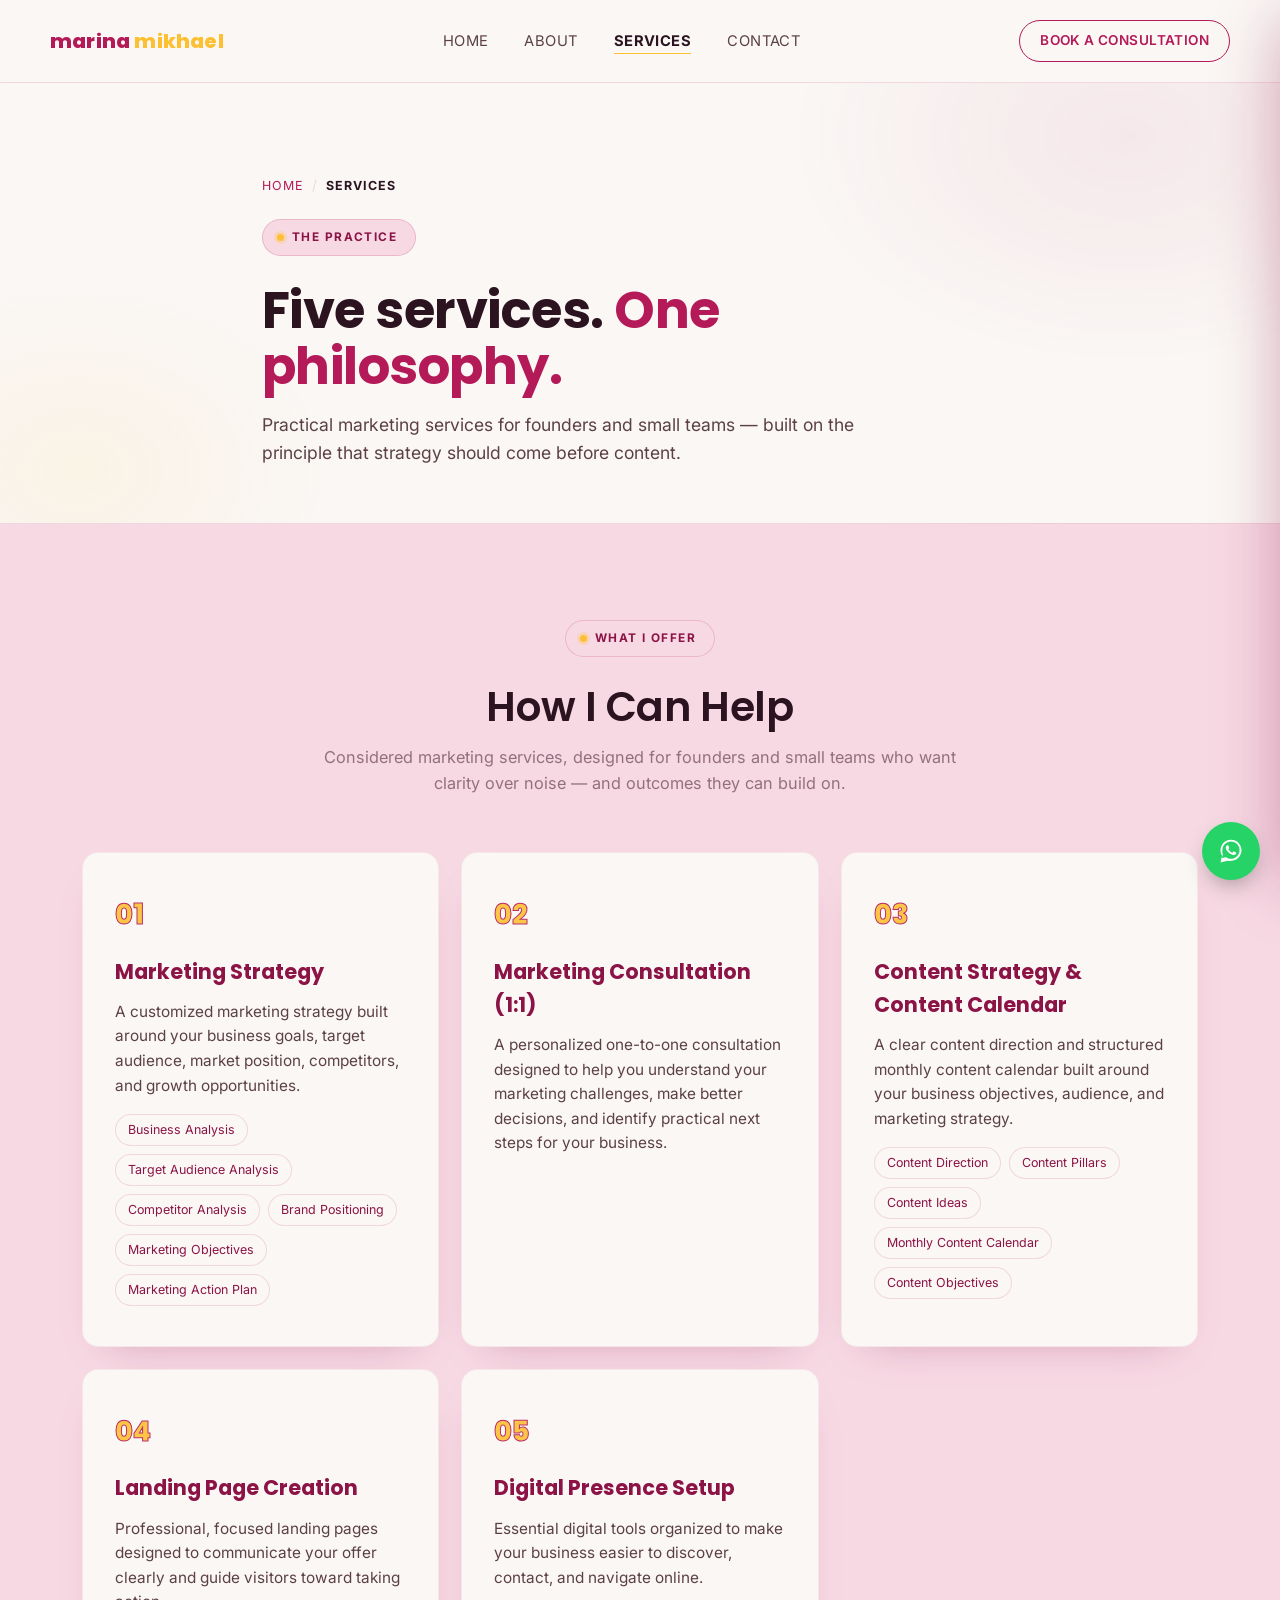
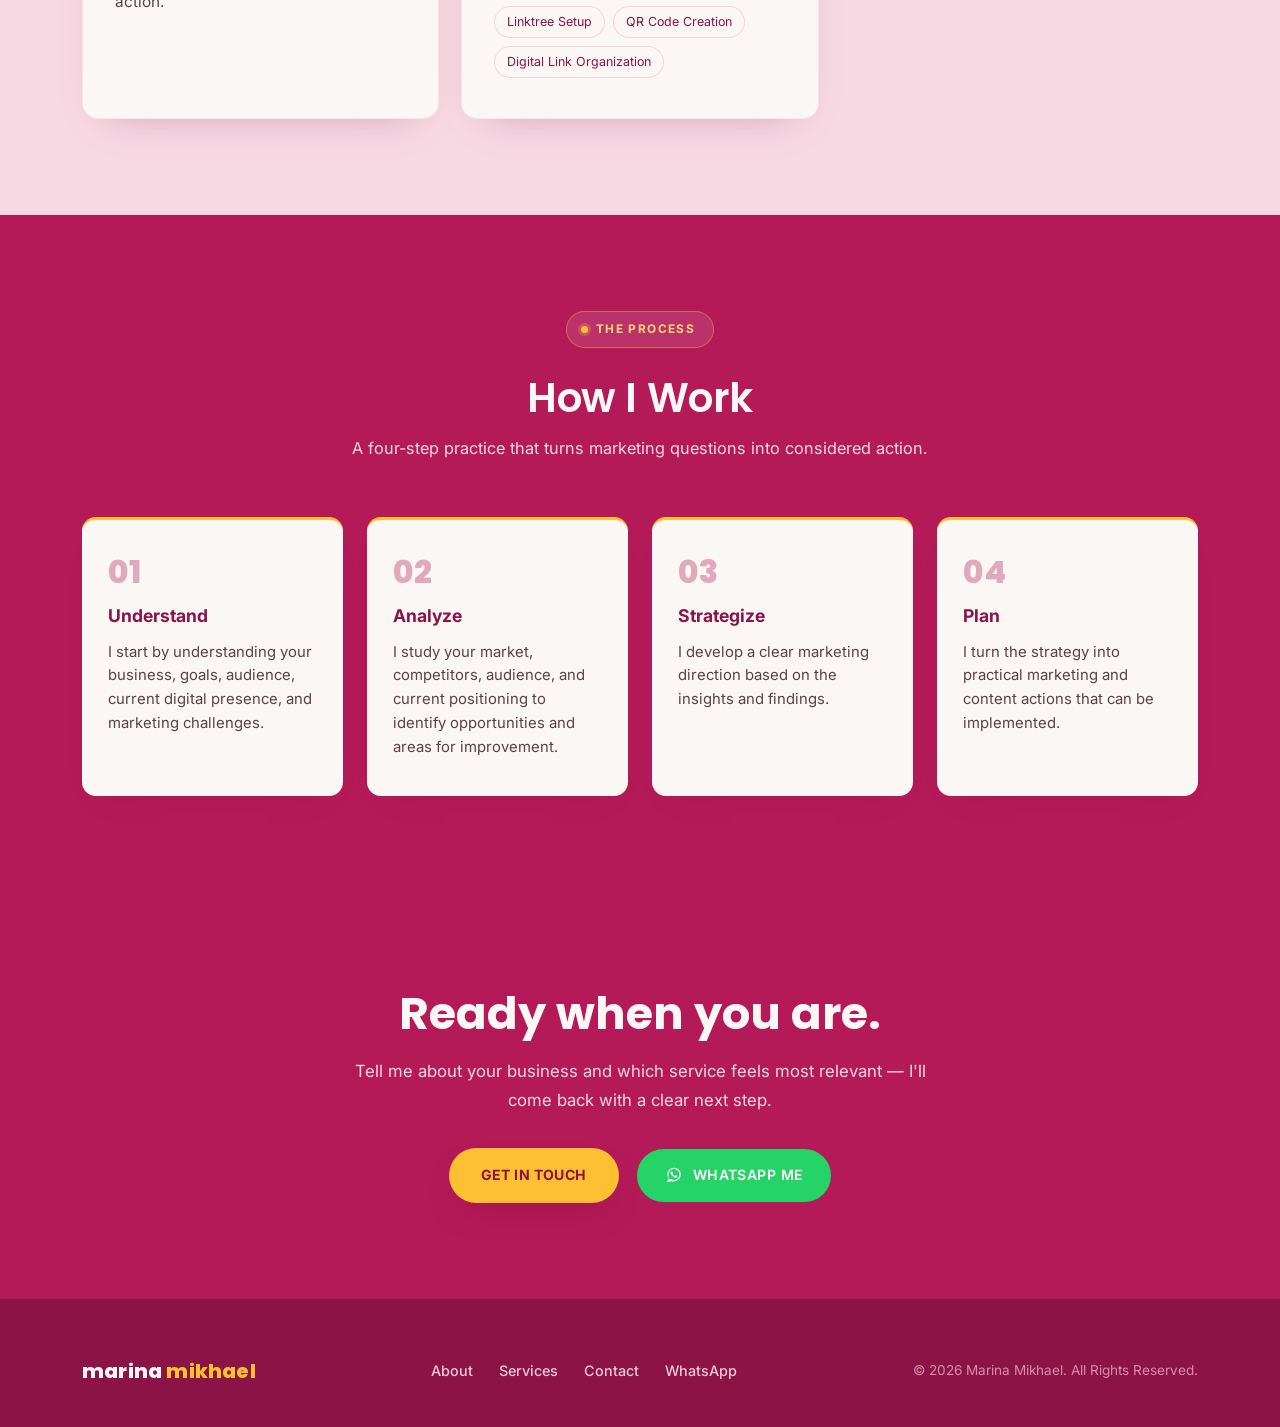
<file: services.html>
<!DOCTYPE html>
<html lang="en">
<head>
<meta charset="UTF-8">
<meta name="viewport" content="width=device-width, initial-scale=1.0">
<title>Services — Marina Mikhael · Marketing Strategist</title>
<meta name="description" content="Marketing strategy, content planning, landing pages, and digital presence setup — practical services for founders and small-business owners.">
<meta name="theme-color" content="#faf7f5">
<meta property="og:title" content="Services — Marina Mikhael">
<meta property="og:description" content="Marketing strategy, content planning, landing pages, and digital presence setup for small businesses.">
<meta property="og:type" content="website">

<!-- Fonts -->
<link rel="preconnect" href="https://fonts.googleapis.com">
<link rel="preconnect" href="https://fonts.gstatic.com" crossorigin>
<link href="https://fonts.googleapis.com/css2?family=Poppins:wght@500;600;700;800&family=Inter:wght@400;500;600;700&display=swap" rel="stylesheet">

<link rel="stylesheet" href="index.css">
</head>
<body>

<header class="site-header">
  <nav class="wrap nav" aria-label="Primary">
    <a href="index.html" class="logo">Marina <span>Mikhael</span></a>
    <ul class="nav-links">
      <li><a href="index.html">Home</a></li>
      <li><a href="about.html">About</a></li>
      <li><a href="services.html">Services</a></li>
      <li><a href="contact.html">Contact</a></li>
    </ul>
    <a href="https://wa.me/201042134140" target="_blank" rel="noopener" class="nav-cta">Book a Consultation</a>
    <button class="nav-toggle" id="navToggle" aria-label="Open menu" aria-expanded="false">
      <span></span>
    </button>
  </nav>
</header>

<div class="scrim" id="scrim" hidden></div>
<aside class="mobile-menu" id="mobileMenu" aria-hidden="true">
  <button class="mobile-menu__close" id="menuClose" aria-label="Close menu">×</button>
  <a href="index.html">Home</a>
  <a href="about.html">About</a>
  <a href="services.html">Services</a>
  <a href="contact.html">Contact</a>
  <a href="https://wa.me/201042134140" target="_blank" rel="noopener" class="btn-primary">Book a Consultation</a>
</aside>

<main>

  <!-- ===================== PAGE HERO ===================== -->
  <section class="page-hero">
    <div class="wrap">
      <ol class="breadcrumbs" aria-label="Breadcrumb">
        <li><a href="index.html">Home</a></li>
        <li><a href="services.html" aria-current="page">Services</a></li>
      </ol>
      <span class="eyebrow reveal">The Practice</span>
      <h1 class="reveal reveal--delay-1">Five services. <span class="accent">One philosophy.</span></h1>
      <p class="reveal reveal--delay-2">Practical marketing services for founders and small teams — built on the principle that strategy should come before content.</p>
    </div>
  </section>

  <!-- ===================== SERVICES ===================== -->
  <section class="services">
    <div class="wrap">
      <div class="section-head reveal">
        <span class="eyebrow">What I Offer</span>
        <h2>How I Can Help</h2>
        <p>Considered marketing services, designed for founders and small teams who want clarity over noise — and outcomes they can build on.</p>
      </div>
      <div class="service-grid grid-5">
        <div class="service-card reveal">
          <span class="num">01</span>
          <h3>Marketing Strategy</h3>
          <p>A customized marketing strategy built around your business goals, target audience, market position, competitors, and growth opportunities.</p>
          <ul class="includes">
            <li>Business Analysis</li>
            <li>Target Audience Analysis</li>
            <li>Competitor Analysis</li>
            <li>Brand Positioning</li>
            <li>Marketing Objectives</li>
            <li>Marketing Action Plan</li>
          </ul>
        </div>
        <div class="service-card reveal">
          <span class="num">02</span>
          <h3>Marketing Consultation (1:1)</h3>
          <p>A personalized one-to-one consultation designed to help you understand your marketing challenges, make better decisions, and identify practical next steps for your business.</p>
        </div>
        <div class="service-card reveal">
          <span class="num">03</span>
          <h3>Content Strategy &amp; Content Calendar</h3>
          <p>A clear content direction and structured monthly content calendar built around your business objectives, audience, and marketing strategy.</p>
          <ul class="includes">
            <li>Content Direction</li>
            <li>Content Pillars</li>
            <li>Content Ideas</li>
            <li>Monthly Content Calendar</li>
            <li>Content Objectives</li>
          </ul>
        </div>
        <div class="service-card reveal">
          <span class="num">04</span>
          <h3>Landing Page Creation</h3>
          <p>Professional, focused landing pages designed to communicate your offer clearly and guide visitors toward taking action.</p>
        </div>
        <div class="service-card reveal">
          <span class="num">05</span>
          <h3>Digital Presence Setup</h3>
          <p>Essential digital tools organized to make your business easier to discover, contact, and navigate online.</p>
          <ul class="includes">
            <li>Linktree Setup</li>
            <li>QR Code Creation</li>
            <li>Digital Link Organization</li>
          </ul>
        </div>
      </div>
    </div>
  </section>

  <!-- ===================== APPROACH ===================== -->
  <section class="approach-section services">
    <div class="wrap">
      <div class="section-head reveal">
        <span class="eyebrow">The Process</span>
        <h2>How I Work</h2>
        <p>A four-step practice that turns marketing questions into considered action.</p>
      </div>
      <div class="approach-steps">
        <div class="step-card reveal">
          <span class="step-num">01</span>
          <h4>Understand</h4>
          <p>I start by understanding your business, goals, audience, current digital presence, and marketing challenges.</p>
        </div>
        <div class="step-card reveal">
          <span class="step-num">02</span>
          <h4>Analyze</h4>
          <p>I study your market, competitors, audience, and current positioning to identify opportunities and areas for improvement.</p>
        </div>
        <div class="step-card reveal">
          <span class="step-num">03</span>
          <h4>Strategize</h4>
          <p>I develop a clear marketing direction based on the insights and findings.</p>
        </div>
        <div class="step-card reveal">
          <span class="step-num">04</span>
          <h4>Plan</h4>
          <p>I turn the strategy into practical marketing and content actions that can be implemented.</p>
        </div>
      </div>
    </div>
  </section>

  <!-- ===================== FINAL CTA ===================== -->
  <section class="final-cta">
    <div class="wrap">
      <h2>Ready when you are.</h2>
      <p>Tell me about your business and which service feels most relevant — I'll come back with a clear next step.</p>
      <div class="cta-row">
        <a href="contact.html" class="btn-primary">Get in Touch</a>
        <a href="https://wa.me/201042134140" target="_blank" rel="noopener" class="btn-whatsapp">
          <svg viewBox="0 0 32 32" fill="currentColor" aria-hidden="true"><path d="M16.004 3C9.376 3 4 8.373 4 15c0 2.339.65 4.523 1.777 6.39L4 29l7.812-1.744A11.93 11.93 0 0 0 16.004 27C22.63 27 28 21.627 28 15S22.63 3 16.004 3zm0 21.8c-1.98 0-3.82-.55-5.396-1.508l-.387-.23-4.634 1.034 1.06-4.51-.253-.4A9.77 9.77 0 0 1 6.2 15c0-5.404 4.4-9.8 9.804-9.8 5.403 0 9.796 4.396 9.796 9.8 0 5.404-4.393 9.8-9.796 9.8zm5.37-7.34c-.294-.147-1.737-.858-2.007-.956-.27-.098-.467-.147-.663.147-.196.293-.76.955-.932 1.152-.171.196-.343.22-.637.073-.294-.147-1.24-.457-2.363-1.457-.874-.78-1.464-1.744-1.636-2.038-.171-.294-.018-.453.129-.6.132-.132.294-.343.44-.514.147-.171.196-.294.294-.49.098-.196.049-.367-.024-.514-.073-.147-.663-1.598-.909-2.188-.24-.575-.484-.497-.663-.507l-.564-.01c-.196 0-.514.073-.784.367-.27.294-1.03 1.005-1.03 2.45 0 1.446 1.054 2.842 1.2 3.038.147.196 2.075 3.167 5.028 4.44.703.303 1.25.484 1.677.62.705.224 1.346.192 1.854.117.566-.085 1.737-.71 1.982-1.396.245-.685.245-1.273.171-1.396-.073-.122-.269-.196-.563-.343z"/></svg>
          WhatsApp Me
        </a>
      </div>
    </div>
  </section>

</main>

<footer class="site-footer">
  <div class="wrap">
    <a href="index.html" class="logo">Marina <span>Mikhael</span></a>
    <ul class="foot-links">
      <li><a href="about.html">About</a></li>
      <li><a href="services.html">Services</a></li>
      <li><a href="contact.html">Contact</a></li>
      <li><a href="https://wa.me/201042134140" target="_blank" rel="noopener">WhatsApp</a></li>
    </ul>
    <span class="copy">© 2026 Marina Mikhael. All Rights Reserved.</span>
  </div>
</footer>

<a href="https://wa.me/201042134140" target="_blank" rel="noopener" class="sticky-whatsapp" aria-label="Chat on WhatsApp">
  <svg viewBox="0 0 32 32" fill="currentColor" aria-hidden="true"><path d="M16.004 3C9.376 3 4 8.373 4 15c0 2.339.65 4.523 1.777 6.39L4 29l7.812-1.744A11.93 11.93 0 0 0 16.004 27C22.63 27 28 21.627 28 15S22.63 3 16.004 3zm0 21.8c-1.98 0-3.82-.55-5.396-1.508l-.387-.23-4.634 1.034 1.06-4.51-.253-.4A9.77 9.77 0 0 1 6.2 15c0-5.404 4.4-9.8 9.804-9.8 5.403 0 9.796 4.396 9.796 9.8 0 5.404-4.393 9.8-9.796 9.8zm5.37-7.34c-.294-.147-1.737-.858-2.007-.956-.27-.098-.467-.147-.663.147-.196.293-.76.955-.932 1.152-.171.196-.343.22-.637.073-.294-.147-1.24-.457-2.363-1.457-.874-.78-1.464-1.744-1.636-2.038-.171-.294-.018-.453.129-.6.132-.132.294-.343.44-.514.147-.171.196-.294.294-.49.098-.196.049-.367-.024-.514-.073-.147-.663-1.598-.909-2.188-.24-.575-.484-.497-.663-.507l-.564-.01c-.196 0-.514.073-.784.367-.27.294-1.03 1.005-1.03 2.45 0 1.446 1.054 2.842 1.2 3.038.147.196 2.075 3.167 5.028 4.44.703.303 1.25.484 1.677.62.705.224 1.346.192 1.854.117.566-.085 1.737-.71 1.982-1.396.245-.685.245-1.273.171-1.396-.073-.122-.269-.196-.563-.343z"/></svg>
</a>

<script src="js/main.js" defer></script>
</body>
</html>
</file>
<file: termx-backup/index.css>
/* ==========================================================================
   TERMX - NEXT-GEN INTERACTIVE WEB TERMINAL
   Design System & Styling Rules
   ========================================================================== */

/* --------------------------------------------------------------------------
   Theme Token Variables
   -------------------------------------------------------------------------- */
:root {
  /* Default Cyberpunk Neon Theme */
  --bg-primary: #0a0c10;
  --bg-secondary: #12161f;
  --bg-glass: rgba(18, 22, 31, 0.85);
  --bg-pane: #0d1117;
  --border-color: rgba(0, 240, 255, 0.2);
  --border-glow: rgba(0, 240, 255, 0.4);
  
  --text-main: #00f0ff;
  --text-dim: #708296;
  --text-muted: #3d4b5c;
  --text-highlight: #ff0055;
  --prompt-user: #00ff66;
  --prompt-path: #00f0ff;
  --prompt-symbol: #ff0055;
  
  --accent-cyan: #00f0ff;
  --accent-magenta: #ff0055;
  --accent-green: #00ff66;
  --accent-yellow: #ffcc00;
  --accent-purple: #ab52ff;
  
  --font-mono: 'Fira Code', 'Courier New', Courier, monospace;
  --font-sans: 'Inter', system-ui, -apple-system, sans-serif;

  --crt-scanline-opacity: 0.25;
  --shadow-glow: 0 0 25px rgba(0, 240, 255, 0.15);
}

/* Theme: Matrix Digital */
body.theme-matrix {
  --bg-primary: #030804;
  --bg-secondary: #08120a;
  --bg-glass: rgba(8, 18, 10, 0.9);
  --bg-pane: #040d05;
  --border-color: rgba(0, 255, 102, 0.25);
  --border-glow: rgba(0, 255, 102, 0.5);
  
  --text-main: #00ff66;
  --text-dim: #3a8a55;
  --text-muted: #1e4a2c;
  --text-highlight: #a6ff00;
  --prompt-user: #00ff66;
  --prompt-path: #80ff9f;
  --prompt-symbol: #00ff66;
  
  --accent-cyan: #00ffaa;
  --accent-magenta: #a6ff00;
  --accent-green: #00ff66;
  --accent-yellow: #ccff00;
  --accent-purple: #50ff80;
  --shadow-glow: 0 0 25px rgba(0, 255, 102, 0.2);
}

/* Theme: CRT Amber Vintage */
body.theme-crt-amber {
  --bg-primary: #120b00;
  --bg-secondary: #1f1402;
  --bg-glass: rgba(31, 20, 2, 0.9);
  --bg-pane: #140d02;
  --border-color: rgba(255, 170, 0, 0.3);
  --border-glow: rgba(255, 170, 0, 0.6);
  
  --text-main: #ffaa00;
  --text-dim: #996600;
  --text-muted: #5e3f00;
  --text-highlight: #ffd580;
  --prompt-user: #ffbb00;
  --prompt-path: #ffaa00;
  --prompt-symbol: #ffaa00;
  
  --accent-cyan: #ffd580;
  --accent-magenta: #ff8800;
  --accent-green: #ffcc00;
  --accent-yellow: #ffaa00;
  --accent-purple: #ff7700;
  --shadow-glow: 0 0 25px rgba(255, 170, 0, 0.25);
}

/* Theme: Dracula Dark */
body.theme-dracula {
  --bg-primary: #1e1f29;
  --bg-secondary: #282a36;
  --bg-glass: rgba(40, 42, 54, 0.9);
  --bg-pane: #21222c;
  --border-color: rgba(189, 147, 249, 0.25);
  --border-glow: rgba(189, 147, 249, 0.5);
  
  --text-main: #f8f8f2;
  --text-dim: #6272a4;
  --text-muted: #44475a;
  --text-highlight: #ff79c6;
  --prompt-user: #50fa7b;
  --prompt-path: #8be9fd;
  --prompt-symbol: #ff79c6;
  
  --accent-cyan: #8be9fd;
  --accent-magenta: #ff79c6;
  --accent-green: #50fa7b;
  --accent-yellow: #f1fa8c;
  --accent-purple: #bd93f9;
  --shadow-glow: 0 0 25px rgba(189, 147, 249, 0.15);
}

/* Theme: Nord Glass */
body.theme-nord {
  --bg-primary: #2e3440;
  --bg-secondary: #3b4252;
  --bg-glass: rgba(46, 52, 64, 0.85);
  --bg-pane: #292e39;
  --border-color: rgba(136, 192, 208, 0.3);
  --border-glow: rgba(136, 192, 208, 0.5);
  
  --text-main: #eceff4;
  --text-dim: #7b88a1;
  --text-muted: #4c566a;
  --text-highlight: #bf616a;
  --prompt-user: #a3be8c;
  --prompt-path: #88c0d0;
  --prompt-symbol: #ebcb8b;
  
  --accent-cyan: #88c0d0;
  --accent-magenta: #b48ead;
  --accent-green: #a3be8c;
  --accent-yellow: #ebcb8b;
  --accent-purple: #b48ead;
  --shadow-glow: 0 0 25px rgba(136, 192, 208, 0.15);
}

/* Theme: Tokyo Night */
body.theme-tokyo {
  --bg-primary: #1a1b26;
  --bg-secondary: #24283b;
  --bg-glass: rgba(36, 40, 59, 0.9);
  --bg-pane: #1f2335;
  --border-color: rgba(122, 162, 247, 0.25);
  --border-glow: rgba(122, 162, 247, 0.5);
  
  --text-main: #a9b1d6;
  --text-dim: #565f89;
  --text-muted: #3b4261;
  --text-highlight: #f7768e;
  --prompt-user: #9ece6a;
  --prompt-path: #7dcfff;
  --prompt-symbol: #bb9af7;
  
  --accent-cyan: #7dcfff;
  --accent-magenta: #f7768e;
  --accent-green: #9ece6a;
  --accent-yellow: #e0af68;
  --accent-purple: #bb9af7;
  --shadow-glow: 0 0 25px rgba(122, 162, 247, 0.15);
}

/* --------------------------------------------------------------------------
   Global Resets & Layout
   -------------------------------------------------------------------------- */
* {
  box-sizing: border-box;
  margin: 0;
  padding: 0;
}

html, body {
  width: 100%;
  height: 100%;
  overflow: hidden;
  font-family: var(--font-mono);
  background-color: var(--bg-primary);
  color: var(--text-main);
  line-height: 1.5;
  -webkit-font-smoothing: antialiased;
}

/* Background Canvas */
#bgCanvas {
  position: absolute;
  top: 0;
  left: 0;
  width: 100%;
  height: 100%;
  z-index: 0;
  pointer-events: none;
}

/* CRT Scanline Overlay */
.crt-overlay {
  display: none;
  position: absolute;
  top: 0;
  left: 0;
  width: 100%;
  height: 100%;
  background: linear-gradient(
    rgba(18, 16, 16, 0) 50%, 
    rgba(0, 0, 0, 0.25) 50%
  ), linear-gradient(
    90deg,
    rgba(255, 0, 0, 0.03),
    rgba(0, 255, 0, 0.01),
    rgba(0, 0, 255, 0.03)
  );
  background-size: 100% 4px, 6px 100%;
  pointer-events: none;
  z-index: 99;
}

body.crt-enabled .crt-overlay {
  display: block;
}

/* Screen Flicker Animation when CRT enabled */
body.crt-enabled .app-container {
  animation: crtFlicker 0.15s infinite alternate;
}

@keyframes crtFlicker {
  0% { opacity: 0.98; }
  100% { opacity: 1; }
}

/* Main Container Shell */
.app-container {
  position: relative;
  z-index: 10;
  display: flex;
  flex-direction: column;
  width: 96vw;
  height: 94vh;
  margin: 3vh auto;
  border-radius: 12px;
  background: var(--bg-glass);
  backdrop-filter: blur(16px);
  -webkit-backdrop-filter: blur(16px);
  border: 1px solid var(--border-color);
  box-shadow: var(--shadow-glow), 0 20px 40px rgba(0,0,0,0.6);
  overflow: hidden;
  transition: all 0.3s cubic-bezier(0.16, 1, 0.3, 1);
}

/* --------------------------------------------------------------------------
   Header & Window Controls
   -------------------------------------------------------------------------- */
.window-header {
  display: flex;
  align-items: center;
  justify-content: space-between;
  padding: 10px 16px;
  background: rgba(0, 0, 0, 0.3);
  border-bottom: 1px solid var(--border-color);
  user-select: none;
}

.window-controls {
  display: flex;
  align-items: center;
  gap: 8px;
}

.dot {
  width: 12px;
  height: 12px;
  border-radius: 50%;
  cursor: pointer;
  transition: transform 0.2s ease, opacity 0.2s ease;
}

.dot:hover {
  transform: scale(1.15);
}

.dot-close { background-color: #ff5f56; }
.dot-minimize { background-color: #ffbd2e; }
.dot-maximize { background-color: #27c93f; }

.window-title {
  display: flex;
  align-items: center;
  gap: 10px;
  font-size: 0.85rem;
  font-weight: 500;
  color: var(--text-main);
  letter-spacing: 0.5px;
}

.title-icon {
  font-size: 1rem;
}

.session-badge {
  font-size: 0.65rem;
  padding: 2px 6px;
  border-radius: 4px;
  background: rgba(0, 240, 255, 0.15);
  border: 1px solid var(--accent-cyan);
  color: var(--accent-cyan);
  font-weight: 700;
}

.header-actions {
  display: flex;
  align-items: center;
  gap: 10px;
}

.ui-select {
  background: var(--bg-secondary);
  color: var(--text-main);
  border: 1px solid var(--border-color);
  border-radius: 6px;
  padding: 4px 8px;
  font-family: var(--font-sans);
  font-size: 0.8rem;
  cursor: pointer;
  outline: none;
  transition: border-color 0.2s ease;
}

.ui-select:hover, .ui-select:focus {
  border-color: var(--accent-cyan);
}

.icon-btn {
  background: var(--bg-secondary);
  border: 1px solid var(--border-color);
  color: var(--text-main);
  border-radius: 6px;
  padding: 4px 8px;
  cursor: pointer;
  font-size: 0.85rem;
  transition: all 0.2s ease;
  display: flex;
  align-items: center;
  justify-content: center;
}

.icon-btn:hover {
  background: var(--border-color);
  transform: translateY(-1px);
}

.icon-btn.active {
  border-color: var(--accent-cyan);
  box-shadow: 0 0 10px rgba(0, 240, 255, 0.3);
}

/* --------------------------------------------------------------------------
   Workspace & Split Panes
   -------------------------------------------------------------------------- */
.workspace {
  display: flex;
  flex: 1;
  overflow: hidden;
  position: relative;
}

/* Sidebar Drawer */
.sidebar {
  width: 280px;
  background: rgba(0, 0, 0, 0.25);
  border-right: 1px solid var(--border-color);
  display: flex;
  flex-direction: column;
  transition: margin-left 0.3s cubic-bezier(0.16, 1, 0.3, 1);
  overflow: hidden;
}

.sidebar.collapsed {
  margin-left: -280px;
}

.sidebar-tabs {
  display: flex;
  border-bottom: 1px solid var(--border-color);
}

.sidebar-tab {
  flex: 1;
  padding: 8px 4px;
  background: transparent;
  border: none;
  color: var(--text-dim);
  font-family: var(--font-sans);
  font-size: 0.75rem;
  font-weight: 600;
  cursor: pointer;
  border-bottom: 2px solid transparent;
  transition: all 0.2s ease;
}

.sidebar-tab:hover {
  color: var(--text-main);
}

.sidebar-tab.active {
  color: var(--accent-cyan);
  border-bottom-color: var(--accent-cyan);
  background: rgba(0, 240, 255, 0.05);
}

.sidebar-body {
  flex: 1;
  padding: 12px;
  overflow-y: auto;
}

.tab-content {
  display: none;
}

.tab-content.active {
  display: block;
}

.sidebar-section-header {
  font-size: 0.7rem;
  font-weight: 700;
  color: var(--text-dim);
  letter-spacing: 1px;
  margin-bottom: 10px;
}

/* File Tree View */
.tree-view {
  font-size: 0.8rem;
}

.tree-item {
  padding: 3px 6px;
  border-radius: 4px;
  cursor: pointer;
  display: flex;
  align-items: center;
  gap: 6px;
  transition: background 0.15s ease;
}

.tree-item:hover {
  background: rgba(255, 255, 255, 0.05);
}

.tree-item.directory {
  color: var(--accent-cyan);
  font-weight: 600;
}

.tree-item.file {
  color: var(--text-main);
}

.tree-item .icon {
  font-size: 0.85rem;
}

/* Quick Cheat Sheet List */
.quick-cmd-list {
  list-style: none;
  display: flex;
  flex-direction: column;
  gap: 6px;
}

.quick-cmd-list li {
  padding: 6px 8px;
  background: var(--bg-secondary);
  border: 1px solid var(--border-color);
  border-radius: 6px;
  cursor: pointer;
  transition: all 0.15s ease;
}

.quick-cmd-list li:hover {
  border-color: var(--accent-cyan);
  background: rgba(0, 240, 255, 0.1);
  transform: translateX(3px);
}

.cmd-name {
  color: var(--accent-magenta);
  font-weight: 700;
  font-size: 0.8rem;
  display: block;
}

.cmd-desc {
  color: var(--text-dim);
  font-size: 0.72rem;
  font-family: var(--font-sans);
}

/* System Widgets in Sidebar */
.sys-widget {
  margin-bottom: 14px;
  background: var(--bg-secondary);
  padding: 10px;
  border-radius: 6px;
  border: 1px solid var(--border-color);
}

.sys-label {
  font-size: 0.68rem;
  color: var(--text-dim);
  font-weight: 700;
  margin-bottom: 4px;
}

.progress-bar {
  height: 6px;
  background: rgba(0, 0, 0, 0.4);
  border-radius: 3px;
  overflow: hidden;
  margin-bottom: 4px;
}

.progress-fill {
  height: 100%;
  background: linear-gradient(90deg, var(--accent-cyan), var(--accent-magenta));
  transition: width 0.4s ease;
}

.sys-value {
  font-size: 0.75rem;
  color: var(--text-main);
  font-weight: 600;
}

/* Terminal Workspace Area */
.terminal-workspace {
  flex: 1;
  display: flex;
  gap: 10px;
  padding: 12px;
  background: var(--bg-pane);
  overflow: hidden;
}

.terminal-pane {
  flex: 1;
  display: flex;
  flex-direction: column;
  background: rgba(0, 0, 0, 0.2);
  border-radius: 8px;
  border: 1px solid transparent;
  padding: 10px;
  overflow: hidden;
  transition: border-color 0.2s ease, flex 0.3s ease;
}

.terminal-pane.active {
  border-color: var(--border-color);
}

.terminal-pane.hidden {
  display: none;
}

.pane-header {
  display: flex;
  align-items: center;
  justify-content: space-between;
  padding-bottom: 6px;
  margin-bottom: 8px;
  border-bottom: 1px solid rgba(255, 255, 255, 0.05);
  font-size: 0.72rem;
  color: var(--text-dim);
}

.pane-btn {
  background: transparent;
  border: none;
  color: var(--text-dim);
  cursor: pointer;
  font-size: 0.8rem;
  padding: 2px 4px;
  border-radius: 4px;

  transition: color 0.2s ease;
}

.pane-btn:hover {
  color: var(--accent-magenta);
}

/* Terminal Outputs & Log Streams */
.terminal-output {
  flex: 1;
  overflow-y: auto;
  padding-right: 6px;
  display: flex;
  flex-direction: column;
  gap: 6px;
  font-size: 0.9rem;
  scroll-behavior: smooth;
}

.terminal-output::-webkit-scrollbar {
  width: 6px;
}

.terminal-output::-webkit-scrollbar-thumb {
  background: var(--border-color);
  border-radius: 3px;
}

.output-line {
  word-break: break-word;
  white-space: pre-wrap;
  line-height: 1.45;
}

.output-line.cmd-echo {
  color: var(--text-main);
  font-weight: 600;
  margin-top: 4px;
}

.output-line.system {
  color: var(--text-dim);
}

.output-line.error {
  color: var(--accent-magenta);
  font-weight: 600;
}

.output-line.success {
  color: var(--prompt-user);
}

.output-line.info {
  color: var(--accent-cyan);
}

/* Neofetch ASCII Art Styling */
.neofetch-container {
  display: flex;
  gap: 20px;
  margin: 10px 0;
  flex-wrap: wrap;
}

.neofetch-ascii {
  color: var(--accent-cyan);
  font-weight: 700;
  line-height: 1.2;
}

.neofetch-info {
  display: flex;
  flex-direction: column;
  gap: 3px;
}

.neofetch-title {
  color: var(--accent-magenta);
  font-weight: 700;
  font-size: 1rem;
}

.neofetch-line {
  font-size: 0.85rem;
}

.neofetch-label {
  color: var(--accent-cyan);
  font-weight: 600;
}

/* Interactive Prompt Line */
.terminal-prompt-line {
  display: flex;
  align-items: center;
  gap: 8px;
  margin-top: 8px;
  padding-top: 6px;
}

.prompt-user {
  color: var(--prompt-user);
  font-weight: 700;
}

.prompt-path {
  color: var(--prompt-path);
  font-weight: 600;
}

.prompt-symbol {
  color: var(--prompt-symbol);
  font-weight: 700;
}

.input-wrapper {
  position: relative;
  flex: 1;
  display: flex;
  align-items: center;
}

.terminal-input {
  width: 100%;
  background: transparent;
  border: none;
  outline: none;
  color: var(--text-main);
  font-family: var(--font-mono);
  font-size: 0.9rem;
  font-weight: 500;
  caret-color: var(--accent-magenta);
  z-index: 2;
}

.ghost-autocomplete {
  position: absolute;
  left: 0;
  top: 0;
  color: var(--text-muted);
  font-family: var(--font-mono);
  font-size: 0.9rem;
  pointer-events: none;
  z-index: 1;
}

/* --------------------------------------------------------------------------
   Interactive Process Monitor (htop) & Table Styles
   -------------------------------------------------------------------------- */
.htop-container {
  background: var(--bg-secondary);
  border: 1px solid var(--border-color);
  border-radius: 6px;
  padding: 10px;
  margin: 6px 0;
  font-size: 0.8rem;
}

.htop-header-bars {
  display: grid;
  grid-template-columns: 1fr 1fr;
  gap: 10px;
  margin-bottom: 10px;
}

.htop-table {
  width: 100%;
  border-collapse: collapse;
  margin-top: 8px;
}

.htop-table th, .htop-table td {
  padding: 4px 8px;
  text-align: left;
  border-bottom: 1px solid rgba(255, 255, 255, 0.05);
}

.htop-table th {
  color: var(--accent-cyan);
  font-weight: 700;
}

.htop-table tr:hover {
  background: rgba(0, 240, 255, 0.05);
}

/* --------------------------------------------------------------------------
   Bottom Status Bar
   -------------------------------------------------------------------------- */
.system-statusbar {
  display: flex;
  align-items: center;
  justify-content: space-between;
  padding: 6px 16px;
  background: rgba(0, 0, 0, 0.4);
  border-top: 1px solid var(--border-color);
  font-size: 0.72rem;
  color: var(--text-dim);
}

.status-left, .status-right {
  display: flex;
  align-items: center;
  gap: 12px;
}

.status-item {
  display: flex;
  align-items: center;
  gap: 6px;
}

.status-indicator.online {
  width: 8px;
  height: 8px;
  border-radius: 50%;
  background: var(--prompt-user);
  box-shadow: 0 0 8px var(--prompt-user);
}

.hint-text kbd {
  background: var(--bg-secondary);
  border: 1px solid var(--border-color);
  border-radius: 3px;
  padding: 1px 4px;
  color: var(--accent-cyan);
  font-size: 0.68rem;
}

/* --------------------------------------------------------------------------
   Modal Overlay (Matrix Rain / Games)
   -------------------------------------------------------------------------- */
.modal-overlay {
  position: fixed;
  top: 0;
  left: 0;
  width: 100vw;
  height: 100vh;
  background: rgba(0, 0, 0, 0.85);
  backdrop-filter: blur(8px);
  z-index: 200;
  display: flex;
  align-items: center;
  justify-content: center;
}

.modal-overlay.hidden {
  display: none;
}

.modal-content {
  width: 80vw;
  max-width: 900px;
  height: 75vh;
  background: var(--bg-secondary);
  border: 1px solid var(--accent-cyan);
  border-radius: 12px;
  box-shadow: var(--shadow-glow);
  display: flex;
  flex-direction: column;
  overflow: hidden;
}

.modal-header {
  display: flex;
  align-items: center;
  justify-content: space-between;
  padding: 10px 16px;
  background: rgba(0, 0, 0, 0.4);
  border-bottom: 1px solid var(--border-color);
  font-weight: 700;
  color: var(--accent-cyan);
}

.modal-close-btn {
  background: transparent;
  border: none;
  color: var(--text-dim);
  cursor: pointer;
  font-size: 0.85rem;
  transition: color 0.2s ease;
}

.modal-close-btn:hover {
  color: var(--accent-magenta);
}

.modal-body {
  flex: 1;
  position: relative;
  overflow: hidden;
}

/* --------------------------------------------------------------------------
   Responsive Media Queries
   -------------------------------------------------------------------------- */
@media (max-width: 768px) {
  .app-container {
    width: 100vw;
    height: 100vh;
    margin: 0;
    border-radius: 0;
  }
  .header-actions .theme-dropdown-wrapper {
    display: none;
  }
  .status-center {
    display: none;
  }
  .sidebar {
    position: absolute;
    z-index: 50;
    height: 100%;
  }
}
</file>
<file: index.css>
/* ============================================
   MARINA MIKHAEL — MARKETING STRATEGIST
   Palette lifted from marina-mikheal-website(1).html:
     --ink            #2b1420   (onyx-magenta body text)
     --ink-soft       #5c4048
     --ivory          #faf7f5   (warm cream background)
     --ivory-dim      #f7d9e4   (soft pink surface)
     --magenta        #b41a58   (primary)
     --magenta-deep   #8c1345
     --gold           #fdc032   (accent)
     --gold-soft      #ffd873
     --stone          #93707d   (muted text)
   Display: Poppins · Body: Inter
   ============================================ */

/* ---------- Design tokens ---------- */
:root {
  --ink:           #2b1420;
  --ink-soft:      #5c4048;
  --ivory:         #faf7f5;
  --ivory-dim:     #f7d9e4;
  --magenta:       #b41a58;
  --magenta-deep:  #8c1345;
  --gold:          #fdc032;
  --gold-soft:     #ffd873;
  --plum:          #8c1345;
  --stone:         #93707d;
  --line:          rgba(180, 26, 88, 0.14);

  --gold-soft-alt: var(--gold-soft);

  --serif: "Poppins", "Montserrat", sans-serif;
  --sans:  "Inter", -apple-system, BlinkMacSystemFont, sans-serif;

  --maxw: 1180px;
}

* { box-sizing: border-box; }

@media (prefers-reduced-motion: reduce) {
  *, *::before, *::after {
    animation-duration: 0.001ms !important;
    animation-iteration-count: 1 !important;
    transition-duration: 0.001ms !important;
    scroll-behavior: auto !important;
  }
}

html { scroll-behavior: smooth; -webkit-text-size-adjust: 100%; }

body {
  margin: 0;
  background: var(--ivory);
  color: var(--ink);
  font-family: var(--sans);
  font-weight: 400;
  font-size: 16px;
  line-height: 1.6;
  -webkit-font-smoothing: antialiased;
  -moz-osx-font-smoothing: grayscale;
  overflow-x: hidden;
}

img, svg { max-width: 100%; display: block; }
a { color: inherit; text-decoration: none; }
button { font: inherit; cursor: pointer; border: 0; background: none; color: inherit; }
ul { list-style: none; padding: 0; margin: 0; }

/* ---------- Layout helpers ---------- */
.wrap {
  width: 100%;
  max-width: var(--maxw);
  margin: 0 auto;
  padding: 0 32px;
}
section { padding: 96px 0; position: relative; }

@media (max-width: 560px) { .wrap { padding: 0 20px; } section { padding: 64px 0; } }

/* ============================================
   HEADER / NAV
   ============================================ */
.site-header {
  position: sticky; top: 0; left: 0; right: 0; z-index: 50;
  background: rgba(250, 247, 245, 0.85);
  backdrop-filter: blur(10px);
  -webkit-backdrop-filter: blur(10px);
  border-bottom: 1px solid var(--line);
  transition: box-shadow 0.3s ease, background 0.3s ease;
}

.site-header.scrolled {
  background: rgba(250, 247, 245, 0.96);
  box-shadow: 0 12px 28px -20px rgba(139, 19, 69, 0.35);
}

.nav { display: flex; align-items: center; justify-content: space-between; padding: 20px 0; }

.logo {
  font-family: var(--serif);
  font-size: 1.25rem;
  font-weight: 800;
  letter-spacing: 0.01em;
  text-decoration: none;
  color: var(--magenta);
  text-transform: lowercase;
}

.logo span { color: var(--gold); }

.nav-links { display: flex; gap: 36px; list-style: none; margin: 0; padding: 0; }

.nav-links a {
  text-decoration: none;
  font-size: 0.92rem;
  letter-spacing: 0.03em;
  text-transform: uppercase;
  color: var(--ink-soft);
  position: relative;
  padding-bottom: 4px;
}

.nav-links a::after {
  content: "";
  position: absolute;
  left: 0; right: 100%;
  bottom: 0;
  height: 1.5px;
  background: var(--gold);
  transition: right 0.3s ease;
}

.nav-links a:hover::after,
.nav-links a.active::after,
.nav-links a.is-current::after {
  right: 0;
}

.nav-links a.active,
.nav-links a.is-current { color: var(--ink); }

/* Make the active/current nav link more visible across pages */
.nav-links a.is-current { font-weight: 700; }

/* Mobile drawer — active link */
.mobile-menu a.is-current {
  color: var(--magenta);
  font-weight: 700;
  border-bottom-color: var(--magenta);
}

.nav-cta {
  border: 1px solid var(--magenta);
  padding: 9px 20px;
  border-radius: 999px;
  text-decoration: none;
  font-size: 0.85rem;
  font-weight: 600;
  letter-spacing: 0.03em;
  text-transform: uppercase;
  color: var(--magenta);
  transition: background 0.25s ease, color 0.25s ease;
  white-space: nowrap;
}

.nav-cta:hover { background: var(--magenta); color: var(--ivory); }

.nav-toggle {
  display: none;
  width: 42px; height: 42px;
  border: 1.5px solid var(--line);
  background: var(--ivory);
  border-radius: 50%;
  position: relative;
}

.nav-toggle span,
.nav-toggle span::before,
.nav-toggle span::after {
  display: block;
  width: 18px; height: 1.5px;
  background: var(--ink);
  position: absolute; left: 50%;
  transition: transform .3s ease;
}
.nav-toggle span { top: 50%; transform: translate(-50%, -50%); }
.nav-toggle span::before { content: ""; top: -6px; transform: translateX(-50%); }
.nav-toggle span::after  { content: ""; top:  6px; transform: translateX(-50%); }
.nav-toggle.is-open span { background: transparent; }
.nav-toggle.is-open span::before { top: 0; transform: translate(-50%, 0) rotate(45deg); }
.nav-toggle.is-open span::after  { top: 0; transform: translate(-50%, 0) rotate(-45deg); }

@media (max-width: 900px) {
  .nav-links, .nav-cta { display: none; }
  .nav-toggle { display: block; }
}

/* Mobile drawer */
.mobile-menu {
  position: fixed; inset: 0 0 0 auto; width: min(86vw, 360px);
  background: var(--ivory);
  transform: translateX(100%);
  transition: transform .5s cubic-bezier(.2, .7, .2, 1);
  z-index: 60;
  display: flex; flex-direction: column;
  padding: 90px 32px 32px;
  box-shadow: -20px 0 60px -20px rgba(139, 19, 69, 0.35);
}
.mobile-menu.is-open { transform: translateX(0); }
.mobile-menu a { display: block; padding: 14px 0; font-family: var(--serif); font-size: 1.3rem; border-bottom: 1px solid var(--line); color: var(--ink); }
.mobile-menu .btn-primary { margin-top: 24px; text-align: center; }
.mobile-menu__close { position: absolute; top: 22px; right: 22px; width: 40px; height: 40px; border-radius: 50%; background: var(--ivory-dim); display: grid; place-items: center; font-size: 1.4rem; color: var(--ink); }
.scrim { position: fixed; inset: 0; background: rgba(43, 20, 32, 0.35); opacity: 0; pointer-events: none; transition: opacity .4s ease; z-index: 55; }
.scrim.is-open { opacity: 1; pointer-events: auto; }

/* ============================================
   EYEBROW
   ============================================ */
.eyebrow {
  display: inline-flex;
  align-items: center;
  gap: 8px;
  font-family: var(--sans);
  font-size: 0.74rem;
  font-weight: 700;
  letter-spacing: 0.12em;
  text-transform: uppercase;
  color: var(--magenta-deep);
  background: var(--ivory-dim);
  border: 1px solid rgba(180, 26, 88, 0.18);
  padding: 8px 18px 8px 14px;
  border-radius: 999px;
  margin-bottom: 26px;
}

.eyebrow::before {
  content: "";
  width: 7px;
  height: 7px;
  border-radius: 50%;
  background: var(--gold);
  display: inline-block;
  box-shadow: 0 0 0 3px rgba(253, 192, 50, 0.25);
}

/* ============================================
   BUTTONS
   ============================================ */
.btn-primary {
  background: linear-gradient(135deg, var(--magenta) 0%, var(--magenta-deep) 100%);
  color: var(--ivory);
  text-decoration: none;
  padding: 16px 32px;
  border-radius: 999px;
  font-size: 0.88rem;
  font-weight: 700;
  letter-spacing: 0.03em;
  text-transform: uppercase;
  box-shadow: 0 16px 30px -14px rgba(139, 19, 69, 0.55);
  transition: box-shadow 0.25s ease, transform 0.25s ease, filter 0.25s ease;
  display: inline-block;
  white-space: nowrap;
}

.btn-primary:hover {
  transform: translateY(-3px);
  box-shadow: 0 20px 36px -12px rgba(139, 19, 69, 0.6);
  filter: brightness(1.06);
}

.btn-text {
  text-decoration: none;
  color: var(--magenta);
  font-weight: 600;
  font-size: 0.88rem;
  letter-spacing: 0.03em;
  text-transform: uppercase;
  border-bottom: 1px solid var(--gold);
  padding-bottom: 4px;
  transition: color 0.25s ease;
}

.btn-text:hover { color: var(--magenta-deep); }

.btn-whatsapp {
  display: inline-flex;
  align-items: center;
  gap: 10px;
  background: #25D366;
  color: #fff;
  text-decoration: none;
  padding: 15px 28px;
  border-radius: 999px;
  font-size: 0.88rem;
  font-weight: 600;
  letter-spacing: 0.03em;
  text-transform: uppercase;
  transition: background 0.25s ease, transform 0.25s ease;
  white-space: nowrap;
}

.btn-whatsapp:hover { background: #1ebc59; transform: translateY(-2px); }
.btn-whatsapp svg { width: 18px; height: 18px; flex-shrink: 0; }

/* ============================================
   HERO
   ============================================ */
.hero {
  position: relative;
  overflow: hidden;
  background:
    radial-gradient(680px 480px at 88% 8%, rgba(180, 26, 88, 0.07), transparent 60%),
    radial-gradient(520px 420px at 6% 92%, rgba(253, 192, 50, 0.10), transparent 60%);
}

.hero__grid {
  display: grid;
  grid-template-columns: 1.05fr 0.95fr;
  align-items: center;
  gap: 48px;
  padding-top: 76px;
  padding-bottom: 64px;
  min-height: 640px;
}

.hero__title {
  font-family: var(--serif);
  font-size: clamp(2.4rem, 4.6vw, 3.6rem);
  line-height: 1.08;
  font-weight: 600;
  margin: 0 0 26px;
  letter-spacing: -0.01em;
}

.hero__title .accent {
  position: relative;
  white-space: nowrap;
}

.hero__title .accent svg {
  position: absolute;
  left: 0;
  bottom: -0.08em;
  width: 100%;
  height: 0.3em;
  overflow: visible;
}

.hero__title .accent path {
  stroke: var(--gold);
  stroke-width: 5;
  fill: none;
  stroke-linecap: round;
  stroke-dasharray: 340;
  stroke-dashoffset: 340;
  animation: draw 1.1s 0.5s cubic-bezier(.65,0,.35,1) forwards;
}

@keyframes draw { to { stroke-dashoffset: 0; } }

.hero__sub {
  font-size: 1.1rem;
  color: var(--ink-soft);
  max-width: 46ch;
  margin: 0 0 34px;
  line-height: 1.6;
}

.hero-ctas {
  display: flex;
  align-items: center;
  gap: 22px;
  flex-wrap: wrap;
}

/* Hero figure */
.hero-figure {
  position: relative;
  height: 100%;
  display: flex;
  align-items: center;
  justify-content: center;
}

.hero-figure::before {
  content: "";
  position: absolute;
  z-index: 0;
  width: 92%;
  height: 92%;
  right: -6%;
  top: 4%;
  background: linear-gradient(135deg, var(--magenta) 0%, var(--magenta-deep) 100%);
  border-radius: 14px 14px 4px 60px;
  opacity: 0.92;
}

.hero-figure::after {
  content: "";
  position: absolute;
  z-index: 1;
  width: 46%;
  height: 30%;
  left: -6%;
  bottom: -8%;
  background: var(--gold);
  border-radius: 999px;
  filter: blur(2px);
  opacity: 0.85;
}

.hero-figure .frame {
  position: relative;
  z-index: 2;
  width: 100%;
  aspect-ratio: 4 / 5;
  border-radius: 14px 14px 4px 60px;
  overflow: hidden;
  box-shadow: 0 34px 70px -22px rgba(139, 19, 69, 0.45);
}

.hero-figure .frame img {
  width: 100%;
  height: 100%;
  object-fit: cover;
  object-position: top center;
}

.hero-figure .tag {
  position: absolute;
  z-index: 3;
  bottom: 28px;
  left: -28px;
  background: var(--ink);
  color: var(--ivory);
  padding: 16px 22px;
  border-radius: 10px;
  font-family: var(--serif);
  font-weight: 600;
  font-size: 0.95rem;
  box-shadow: 0 18px 34px -12px rgba(23, 20, 15, 0.5);
  max-width: 220px;
  border: 1px solid rgba(253, 192, 50, 0.35);
}

.hero-figure .tag span {
  display: block;
  font-family: var(--sans);
  font-size: 0.72rem;
  font-weight: 700;
  letter-spacing: 0.06em;
  text-transform: uppercase;
  color: var(--gold);
  margin-bottom: 4px;
}

@media (max-width: 900px) {
  .hero__grid { grid-template-columns: 1fr; padding-top: 40px; padding-bottom: 30px; }
  .hero-figure { order: -1; max-width: 380px; margin: 0 auto; }
  .hero-figure .tag { left: 0; bottom: -20px; }
  .hero-ctas .btn-primary { flex: 1 1 100%; }
}

/* ============================================
   SECTION HEAD (shared)
   ============================================ */
.section-head {
  max-width: 640px;
  margin: 0 auto 56px;
  text-align: center;
}

.section-head .eyebrow { justify-content: center; }

.section-head h2 {
  font-family: var(--serif);
  font-size: clamp(1.9rem, 3.2vw, 2.6rem);
  font-weight: 600;
  margin: 0 0 14px;
  letter-spacing: -0.01em;
  line-height: 1.15;
}

.section-head p {
  color: var(--stone);
  font-size: 1.02rem;
  margin: 0;
}

/* ============================================
   ABOUT
   ============================================ */
.about-section .wrap {
  display: grid;
  grid-template-columns: 0.85fr 1.15fr;
  gap: 64px;
  align-items: center;
}

.about-photo {
  position: relative;
  border-radius: 14px 14px 4px 60px;
  overflow: hidden;
  aspect-ratio: 5/5.4;
  box-shadow: 0 30px 60px -20px rgba(180, 26, 88, 0.28);
}

.about-photo img { width: 100%; height: 100%; object-fit: cover; object-position: top center; }

.about-copy h2 {
  font-family: var(--serif);
  font-size: clamp(1.9rem, 3.2vw, 2.6rem);
  font-weight: 700;
  margin: 0 0 20px;
  color: var(--magenta);
  letter-spacing: -0.01em;
  line-height: 1.15;
}

.about-copy p {
  color: var(--ink-soft);
  font-size: 1.02rem;
  margin: 0 0 16px;
  line-height: 1.7;
}

.about-copy p:last-child { margin-bottom: 0; }

@media (max-width: 960px) {
  .about-section .wrap { grid-template-columns: 1fr; gap: 40px; }
  .about-photo { max-width: 420px; margin: 0 auto; }
}

/* ============================================
   SERVICES
   ============================================ */
.services { background: var(--ivory-dim); }

.service-grid {
  display: grid;
  grid-template-columns: repeat(3, 1fr);
  gap: 22px;
}

.service-grid.grid-5 {
  grid-template-columns: repeat(3, 1fr);
}

.service-grid.grid-5 .service-card:nth-child(4),
.service-grid.grid-5 .service-card:nth-child(5) {
  grid-column: span 1;
}

.service-card {
  background: var(--ivory);
  padding: 40px 32px;
  border-radius: 16px;
  border: 1px solid rgba(180, 26, 88, 0.08);
  box-shadow: 0 18px 40px -26px rgba(139, 19, 69, 0.35);
  transition: transform 0.3s ease, box-shadow 0.3s ease, border-color 0.3s ease;
}

.service-card:hover {
  transform: translateY(-6px);
  box-shadow: 0 26px 50px -22px rgba(139, 19, 69, 0.42);
  border-color: rgba(253, 192, 50, 0.5);
}

.service-card .num {
  font-family: var(--serif);
  font-weight: 800;
  color: var(--gold);
  -webkit-text-stroke: 1px var(--magenta);
  font-size: 1.7rem;
  margin-bottom: 18px;
  display: block;
  opacity: 0.9;
}

.service-card h3 {
  font-family: var(--serif);
  font-size: 1.3rem;
  font-weight: 700;
  margin: 0 0 12px;
  color: var(--magenta-deep);
}

.service-card p {
  color: var(--ink-soft);
  font-size: 0.96rem;
  margin: 0;
  line-height: 1.6;
}

.service-card .includes {
  list-style: none;
  margin: 16px 0 0;
  padding: 0;
  display: flex;
  flex-wrap: wrap;
  gap: 8px;
}

.service-card .includes li {
  font-size: 0.78rem;
  color: var(--magenta-deep);
  background: var(--ivory);
  border: 1px solid var(--line);
  padding: 5px 12px;
  border-radius: 999px;
}

@media (max-width: 900px) { .service-grid, .service-grid.grid-5 { grid-template-columns: 1fr; } }
@media (min-width: 901px) and (max-width: 1100px) {
  .service-grid, .service-grid.grid-5 { grid-template-columns: repeat(2, 1fr); }
}
@media (max-width: 640px) { .service-grid.grid-5 { grid-template-columns: 1fr; } }

/* ============================================
   WHY
   ============================================ */
.why-section { background: var(--ivory); }

.why-grid {
  display: grid;
  grid-template-columns: repeat(2, 1fr);
  gap: 28px 40px;
}

.why-item {
  display: flex;
  gap: 20px;
  padding: 30px 28px;
  background: var(--ivory);
  border: 1px solid rgba(180, 26, 88, 0.08);
  border-radius: 14px;
  box-shadow: 0 16px 34px -26px rgba(139, 19, 69, 0.32);
  transition: transform 0.3s ease, box-shadow 0.3s ease;
}

.why-item:hover {
  transform: translateY(-4px);
  box-shadow: 0 22px 42px -22px rgba(139, 19, 69, 0.38);
}

.why-item .mark {
  font-family: var(--serif);
  font-weight: 800;
  color: var(--gold);
  font-size: 1.6rem;
  flex-shrink: 0;
  line-height: 1;
}

.why-item h4 {
  margin: 0 0 8px;
  font-size: 1.05rem;
  font-weight: 700;
  color: var(--magenta-deep);
  font-family: var(--sans);
}

.why-item p {
  margin: 0;
  color: var(--ink-soft);
  font-size: 0.94rem;
  line-height: 1.6;
}

@media (max-width: 960px) { .why-grid { grid-template-columns: 1fr; } }

/* ============================================
   APPROACH
   ============================================ */
.approach-section.services { background: var(--magenta); color: var(--ivory); }
.approach-section.services .section-head h2,
.approach-section.services h2 { color: var(--ivory); }
.approach-section.services .section-head p { color: #f6d9e4; }
.approach-section.services .eyebrow {
  color: var(--gold-soft);
  background: rgba(255,255,255,0.10);
  border-color: rgba(253,192,50,0.4);
}
.approach-section.services .eyebrow::before { background: var(--gold); }

.approach-steps {
  display: grid;
  grid-template-columns: repeat(4, 1fr);
  gap: 24px;
  counter-reset: step;
}

.step-card {
  position: relative;
  padding: 36px 26px;
  background: var(--ivory);
  border-radius: 14px;
  border-top: 3px solid var(--gold);
  box-shadow: 0 16px 34px -26px rgba(139, 19, 69, 0.32);
  transition: transform 0.3s ease, box-shadow 0.3s ease;
}

.step-card:hover {
  transform: translateY(-4px);
  box-shadow: 0 22px 42px -22px rgba(139, 19, 69, 0.38);
}

.step-card .step-num {
  font-family: var(--serif);
  font-weight: 800;
  font-size: 2rem;
  color: var(--magenta);
  opacity: 0.35;
  margin-bottom: 14px;
  display: block;
  line-height: 1;
}

.step-card h4 {
  margin: 0 0 10px;
  font-size: 1.1rem;
  font-weight: 700;
  color: var(--magenta-deep);
  font-family: var(--sans);
}

.step-card p {
  margin: 0;
  color: var(--ink-soft);
  font-size: 0.93rem;
  line-height: 1.6;
}

@media (max-width: 960px) { .approach-steps { grid-template-columns: repeat(2, 1fr); } }
@media (max-width: 640px) { .approach-steps { grid-template-columns: 1fr; } }

/* ============================================
   BACKGROUND
   ============================================ */
.background-section { background: var(--ivory); }
.background-section .wrap {
  display: grid;
  grid-template-columns: 1fr 1fr;
  gap: 56px;
}

.bg-block h4 {
  font-family: var(--sans);
  font-size: 0.78rem;
  font-weight: 700;
  letter-spacing: 0.1em;
  text-transform: uppercase;
  color: var(--gold-soft);
  background: var(--magenta);
  display: inline-block;
  padding: 5px 14px;
  border-radius: 999px;
  margin: 0 0 18px;
}

.bg-block ul {
  list-style: none;
  margin: 0 0 22px;
  padding: 0;
}

.bg-block li {
  padding: 14px 0;
  border-bottom: 1px solid var(--line);
  font-family: var(--serif);
  font-weight: 600;
  font-size: 1.05rem;
  color: var(--ink);
}

.bg-block li:last-child { border-bottom: none; }

.bg-block li small {
  display: block;
  font-family: var(--sans);
  font-weight: 400;
  font-size: 0.86rem;
  color: var(--stone);
  margin-top: 4px;
}

.bg-note {
  grid-column: 1 / -1;
  text-align: center;
  color: var(--ink-soft);
  font-size: 1rem;
  max-width: 60ch;
  margin: 12px auto 0;
  padding-top: 28px;
  border-top: 1px solid var(--line);
}

@media (max-width: 960px) { .background-section .wrap { grid-template-columns: 1fr; gap: 36px; } }

/* ============================================
   AI BAND
   ============================================ */
.ai-band {
  background: linear-gradient(135deg, var(--magenta) 0%, var(--magenta-deep) 100%);
  color: var(--ivory);
}

.ai-band .wrap { max-width: 800px; text-align: center; }

.ai-band .eyebrow {
  justify-content: center;
  color: var(--gold-soft);
  background: rgba(255,255,255,0.10);
  border-color: rgba(253,192,50,0.4);
}
.ai-band .eyebrow::before { background: var(--gold); }

.ai-band h2 {
  font-family: var(--serif);
  font-size: clamp(1.8rem, 3.2vw, 2.4rem);
  font-weight: 700;
  margin: 0 0 20px;
  line-height: 1.2;
}

.ai-band p {
  color: #f6d9e4;
  font-size: 1.02rem;
  margin: 0 0 16px;
  line-height: 1.7;
}

.ai-band .statement {
  font-family: var(--serif);
  font-style: normal;
  font-weight: 600;
  font-size: 1.15rem;
  color: var(--gold);
  margin-top: 28px;
  padding-top: 24px;
  border-top: 1px solid rgba(246, 217, 228, 0.18);
}

/* ============================================
   FINAL CTA
   ============================================ */
.final-cta {
  background: var(--magenta);
  color: var(--ivory);
  text-align: center;
}

.final-cta h2 {
  font-family: var(--serif);
  font-size: clamp(2rem, 4vw, 2.8rem);
  font-weight: 700;
  margin: 0 0 18px;
  line-height: 1.15;
}

.final-cta p {
  color: #f6d9e4;
  max-width: 55ch;
  margin: 0 auto 34px;
  font-size: 1.05rem;
  line-height: 1.7;
}

.final-cta .cta-row {
  display: flex;
  align-items: center;
  justify-content: center;
  gap: 18px;
  flex-wrap: wrap;
}

.final-cta .btn-primary { background: var(--gold); color: var(--magenta-deep); }
.final-cta .btn-primary:hover { background: var(--gold-soft); filter: none; }

/* ============================================
   CONTACT
   ============================================ */
.contact-section { background: var(--ivory-dim); }

.contact-section .wrap { max-width: 720px; text-align: center; }

.contact-section .eyebrow { justify-content: center; }

.contact-section h2 {
  font-family: var(--serif);
  font-weight: 700;
  font-size: clamp(1.9rem, 3.2vw, 2.6rem);
  margin: 0 0 14px;
  color: var(--magenta);
}

.contact-section p {
  color: var(--ink-soft);
  font-size: 1.02rem;
  margin: 0;
}

.contact-cards {
  display: grid;
  grid-template-columns: repeat(3, 1fr);
  gap: 20px;
  margin-top: 40px;
}

.contact-card {
  padding: 32px 20px;
  background: var(--ivory-dim);
  border-radius: 16px;
  border: 1px solid transparent;
  text-decoration: none;
  transition: transform 0.3s ease, background 0.3s ease, border-color 0.3s ease, box-shadow 0.3s ease;
}

.contact-card:hover {
  transform: translateY(-6px);
  background: var(--ivory);
  border-color: rgba(253, 192, 50, 0.5);
  box-shadow: 0 22px 42px -22px rgba(139, 19, 69, 0.35);
}

.contact-card .icon {
  width: 40px; height: 40px;
  margin: 0 auto 14px;
  color: var(--magenta);
}

.contact-card .icon svg { width: 100%; height: 100%; }

.contact-card h4 {
  font-size: 0.78rem;
  letter-spacing: 0.08em;
  text-transform: uppercase;
  color: var(--stone);
  margin: 0 0 6px;
  font-weight: 600;
  font-family: var(--sans);
}

.contact-card span {
  font-family: var(--serif);
  font-weight: 600;
  color: var(--ink);
  font-size: 0.98rem;
  word-break: break-word;
}

@media (max-width: 960px) { .contact-cards { grid-template-columns: 1fr; } }

/* ============================================
   FOOTER
   ============================================ */
.site-footer {
  padding: 56px 0 40px;
  background: var(--magenta-deep);
  color: var(--ivory);
}

.site-footer .wrap {
  display: flex;
  justify-content: space-between;
  align-items: center;
  flex-wrap: wrap;
  gap: 16px;
}

.site-footer .logo { color: var(--ivory); }
.site-footer .logo span { color: var(--gold); }

.site-footer .foot-links {
  display: flex;
  gap: 26px;
  list-style: none;
  margin: 0;
  padding: 0;
}

.site-footer .foot-links a {
  text-decoration: none;
  font-size: 0.9rem;
  font-weight: 500;
  color: #f0c9d6;
  transition: color 0.25s ease;
}

.site-footer .foot-links a:hover { color: var(--gold); }

.site-footer .copy {
  font-size: 0.85rem;
  color: #d68fa7;
}

@media (max-width: 700px) {
  .site-footer .wrap {
    flex-direction: column;
    text-align: center;
  }
}

/* ============================================
   SCROLL REVEAL
   ============================================ */
.reveal {
  opacity: 0;
  transform: translateY(26px);
  transition: opacity 0.7s cubic-bezier(.22,1,.36,1), transform 0.7s cubic-bezier(.22,1,.36,1);
}

.reveal.is-visible { opacity: 1; transform: translateY(0); }

@media (prefers-reduced-motion: reduce) {
  .reveal { opacity: 1; transform: none; transition: none; }
}

/* Stagger */
.service-grid .reveal:nth-child(2) { transition-delay: 0.08s; }
.service-grid .reveal:nth-child(3) { transition-delay: 0.16s; }
.service-grid .reveal:nth-child(4) { transition-delay: 0.24s; }
.service-grid .reveal:nth-child(5) { transition-delay: 0.32s; }

.why-grid .reveal:nth-child(2) { transition-delay: 0.08s; }
.why-grid .reveal:nth-child(3) { transition-delay: 0.16s; }
.why-grid .reveal:nth-child(4) { transition-delay: 0.24s; }
.why-grid .reveal:nth-child(5) { transition-delay: 0.32s; }

.approach-steps .reveal:nth-child(2) { transition-delay: 0.08s; }
.approach-steps .reveal:nth-child(3) { transition-delay: 0.16s; }
.approach-steps .reveal:nth-child(4) { transition-delay: 0.24s; }

/* ============================================
   STICKY WHATSAPP
   ============================================ */
.sticky-whatsapp {
  position: fixed;
  bottom: 20px;
  right: 20px;
  z-index: 60;
  width: 58px;
  height: 58px;
  border-radius: 50%;
  background: #25D366;
  display: flex;
  align-items: center;
  justify-content: center;
  box-shadow: 0 10px 24px -8px rgba(0,0,0,0.4);
  text-decoration: none;
  transition: transform 0.25s ease;
}

.sticky-whatsapp:hover { transform: scale(1.08); }
.sticky-whatsapp svg { width: 28px; height: 28px; color: #fff; }

@media (max-width: 700px) {
  .sticky-whatsapp { width: 54px; height: 54px; bottom: 16px; right: 16px; }
}

/* ============================================
   PAGE HERO (inner pages)
   ============================================ */
.page-hero {
  padding: 80px 0 56px;
  background:
    radial-gradient(560px 380px at 88% 12%, rgba(180, 26, 88, 0.07), transparent 60%),
    radial-gradient(440px 320px at 6% 88%, rgba(253, 192, 50, 0.08), transparent 60%),
    var(--ivory);
  border-bottom: 1px solid var(--line);
}

.page-hero .wrap { max-width: 820px; }

.page-hero .eyebrow { justify-content: flex-start; }

.page-hero h1 {
  font-family: var(--serif);
  font-size: clamp(2.1rem, 4.4vw, 3.2rem);
  font-weight: 700;
  margin: 0 0 16px;
  letter-spacing: -0.01em;
  line-height: 1.1;
  color: var(--ink);
}

.page-hero h1 .accent { color: var(--magenta); }

.page-hero p {
  max-width: 60ch;
  color: var(--ink-soft);
  font-size: 1.1rem;
  margin: 0;
  line-height: 1.6;
}

@media (max-width: 700px) { .page-hero { padding: 56px 0 40px; } }

/* ============================================
   BREADCRUMBS
   ============================================ */
.breadcrumbs {
  display: flex;
  align-items: center;
  gap: 8px;
  font-size: 0.78rem;
  letter-spacing: 0.08em;
  text-transform: uppercase;
  color: var(--stone);
  margin-bottom: 22px;
  list-style: none;
  padding: 0;
}
.breadcrumbs li { display: inline-flex; align-items: center; gap: 8px; }
.breadcrumbs li + li::before {
  content: "/";
  color: var(--line);
  font-size: 0.85rem;
}
.breadcrumbs a { color: var(--magenta); transition: color 0.2s ease; }
.breadcrumbs a:hover { color: var(--magenta-deep); }
.breadcrumbs [aria-current="page"] { color: var(--ink); font-weight: 700; }

/* ============================================
   CONTACT FORM
   ============================================ */
.contact-form-wrap {
  display: grid;
  grid-template-columns: 1fr 1.15fr;
  gap: 64px;
  align-items: start;
  margin-top: 56px;
  text-align: left;
}

.contact-info-block h3 {
  font-family: var(--serif);
  font-size: 1.6rem;
  font-weight: 700;
  margin: 0 0 12px;
  color: var(--magenta);
  letter-spacing: -0.01em;
}

.contact-info-block p {
  color: var(--ink-soft);
  font-size: 1rem;
  margin: 0 0 24px;
}

.contact-info-block ul {
  list-style: none;
  margin: 0;
  padding: 0;
  display: flex;
  flex-direction: column;
  gap: 14px;
}

.contact-info-block ul li {
  display: flex;
  gap: 14px;
  align-items: flex-start;
  padding: 14px 16px;
  background: var(--ivory);
  border: 1px solid var(--line);
  border-radius: 12px;
  font-size: 0.95rem;
}

.contact-info-block ul li .icon {
  width: 22px; height: 22px;
  color: var(--magenta);
  flex-shrink: 0;
  margin-top: 2px;
}

.contact-info-block ul li .icon svg { width: 100%; height: 100%; }

.contact-info-block ul li .label {
  display: block;
  font-size: 0.74rem;
  font-weight: 700;
  letter-spacing: 0.1em;
  text-transform: uppercase;
  color: var(--stone);
  margin-bottom: 4px;
}

.contact-info-block ul li a {
  font-family: var(--serif);
  font-weight: 600;
  color: var(--ink);
  text-decoration: none;
  word-break: break-word;
}
.contact-info-block ul li a:hover { color: var(--magenta); }

.contact-form {
  background: var(--ivory-dim);
  border: 1px solid var(--line);
  border-radius: 4px;
  padding: 40px;
  box-shadow: 0 18px 40px -28px rgba(139, 19, 69, 0.3);
}

.contact-form h3 {
  font-family: var(--serif);
  font-size: 1.4rem;
  font-weight: 700;
  margin: 0 0 8px;
  color: var(--ink);
}

.contact-form > p {
  color: var(--ink-soft);
  font-size: 0.95rem;
  margin: 0 0 26px;
}

.field { margin-bottom: 22px; }

.field label {
  display: block;
  font-size: 0.78rem;
  font-weight: 700;
  letter-spacing: 0.08em;
  text-transform: uppercase;
  color: var(--stone);
  margin-bottom: 8px;
}

.field input,
.field select,
.field textarea {
  width: 100%;
  border: none;
  border-bottom: 1px solid var(--line);
  background: transparent;
  padding: 10px 2px;
  font-family: var(--sans);
  font-size: 1rem;
  color: var(--ink);
  resize: vertical;
  border-radius: 0;
  -webkit-appearance: none;
  appearance: none;
}

.field select {
  background-image: url("data:image/svg+xml,%3Csvg xmlns='http://www.w3.org/2000/svg' width='12' height='8' viewBox='0 0 12 8'%3E%3Cpath fill='%238c1345' d='M6 8 0 0h12z'/%3E%3C/svg%3E");
  background-repeat: no-repeat;
  background-position: right 2px center;
  padding-right: 24px;
  cursor: pointer;
}

.field textarea { min-height: 130px; }

.field input:focus,
.field select:focus,
.field textarea:focus {
  outline: none;
  border-bottom-color: var(--gold);
}

.field input:focus-visible,
.field select:focus-visible,
.field textarea:focus-visible {
  outline: 2px solid var(--gold);
  outline-offset: 3px;
}

.field .field-hint {
  display: block;
  margin-top: 6px;
  font-size: 0.78rem;
  color: var(--stone);
}

.contact-form .btn-primary {
  border: none;
  cursor: pointer;
  margin-top: 8px;
  font-family: var(--sans);
}

.form-note {
  font-size: 0.82rem;
  color: var(--stone);
  margin-top: 14px;
  line-height: 1.5;
}

.form-status {
  margin-top: 18px;
  padding: 14px 18px;
  border-radius: 10px;
  font-size: 0.95rem;
  display: none;
}
.form-status.is-success {
  display: block;
  background: rgba(253, 192, 50, 0.18);
  border: 1px solid rgba(180, 26, 88, 0.25);
  color: var(--magenta-deep);
}
.form-status.is-error {
  display: block;
  background: rgba(180, 26, 88, 0.10);
  border: 1px solid rgba(180, 26, 88, 0.35);
  color: var(--magenta-deep);
}

@media (max-width: 960px) {
  .contact-form-wrap { grid-template-columns: 1fr; gap: 40px; }
  .contact-form { padding: 28px 22px; }
}

/* ============================================
   FAQ ACCORDION
   ============================================ */
.faq {
  background: var(--ivory);
}

.faq .section-head { margin-bottom: 40px; }

.faq-list {
  max-width: 820px;
  margin: 0 auto;
  display: flex;
  flex-direction: column;
  gap: 14px;
}

.faq-item {
  background: var(--ivory-dim);
  border: 1px solid var(--line);
  border-radius: 14px;
  padding: 0;
  overflow: hidden;
  transition: border-color 0.25s ease, box-shadow 0.25s ease;
}

.faq-item:hover { border-color: rgba(180, 26, 88, 0.25); }

.faq-item[open] {
  border-color: var(--magenta);
  box-shadow: 0 18px 36px -24px rgba(139, 19, 69, 0.35);
}

.faq-item summary {
  list-style: none;
  cursor: pointer;
  padding: 22px 26px;
  font-family: var(--serif);
  font-size: 1.1rem;
  font-weight: 700;
  color: var(--ink);
  display: flex;
  align-items: center;
  justify-content: space-between;
  gap: 16px;
  transition: color 0.2s ease;
}

.faq-item summary::-webkit-details-marker { display: none; }

.faq-item summary:hover { color: var(--magenta); }

.faq-item summary::after {
  content: "+";
  font-family: var(--sans);
  font-size: 1.6rem;
  font-weight: 400;
  color: var(--magenta);
  transition: transform 0.25s ease;
  flex-shrink: 0;
  width: 28px;
  height: 28px;
  display: grid;
  place-items: center;
  border: 1.5px solid var(--magenta);
  border-radius: 50%;
  line-height: 1;
}

.faq-item[open] summary::after {
  content: "−";
}

.faq-item .faq-answer {
  padding: 0 26px 24px;
  color: var(--ink-soft);
  font-size: 1rem;
  line-height: 1.7;
}

/* ============================================
   404 PAGE
   ============================================ */
.error-page {
  min-height: calc(100vh - 200px);
  display: grid;
  place-items: center;
  text-align: center;
  background:
    radial-gradient(560px 380px at 88% 12%, rgba(180, 26, 88, 0.07), transparent 60%),
    radial-gradient(440px 320px at 6% 88%, rgba(253, 192, 50, 0.08), transparent 60%),
    var(--ivory);
  padding: 120px 0;
}

.error-page .wrap { max-width: 620px; }

.error-page .error-code {
  font-family: var(--serif);
  font-size: clamp(5rem, 14vw, 9rem);
  font-weight: 800;
  line-height: 1;
  color: var(--magenta);
  margin: 0 0 16px;
  letter-spacing: -0.02em;
  background: linear-gradient(135deg, var(--magenta) 0%, var(--magenta-deep) 100%);
  -webkit-background-clip: text;
  background-clip: text;
  -webkit-text-fill-color: transparent;
}

.error-page h1 {
  font-family: var(--serif);
  font-size: clamp(1.6rem, 3vw, 2.2rem);
  font-weight: 700;
  margin: 0 0 14px;
  color: var(--ink);
}

.error-page p {
  color: var(--ink-soft);
  font-size: 1.05rem;
  max-width: 48ch;
  margin: 0 auto 32px;
}

.error-page .cta-row {
  display: flex;
  gap: 14px;
  justify-content: center;
  flex-wrap: wrap;
}

/* ============================================
   PREVIEW LINK (used on Home to tease other pages)
   ============================================ */
.preview-link {
  display: inline-flex;
  align-items: center;
  gap: 8px;
  text-decoration: none;
  color: var(--magenta);
  font-weight: 600;
  font-size: 0.95rem;
  letter-spacing: 0.02em;
  margin-top: 24px;
  border-bottom: 1.5px solid var(--gold);
  padding-bottom: 4px;
  transition: gap 0.25s ease, color 0.25s ease;
}
.preview-link::after {
  content: "→";
  transition: transform 0.25s ease;
}
.preview-link:hover { color: var(--magenta-deep); gap: 12px; }
.preview-link:hover::after { transform: translateX(3px); }

/* ============================================
   ABOUT PREVIEW (Home page)
   ============================================ */
.about-preview .wrap {
  display: grid;
  grid-template-columns: 0.85fr 1.15fr;
  gap: 64px;
  align-items: center;
}

.about-preview .about-photo {
  position: relative;
  border-radius: 14px 14px 4px 60px;
  overflow: hidden;
  aspect-ratio: 5/5.4;
  box-shadow: 0 30px 60px -20px rgba(180, 26, 88, 0.28);
}
.about-preview .about-photo img { width: 100%; height: 100%; object-fit: cover; object-position: top center; }

.about-preview-copy h2 {
  font-family: var(--serif);
  font-size: clamp(1.9rem, 3.2vw, 2.6rem);
  font-weight: 700;
  margin: 0 0 18px;
  color: var(--magenta);
  letter-spacing: -0.01em;
  line-height: 1.15;
}

.about-preview-copy p {
  color: var(--ink-soft);
  font-size: 1.02rem;
  line-height: 1.7;
  margin: 0 0 16px;
}

@media (max-width: 960px) {
  .about-preview .wrap { grid-template-columns: 1fr; gap: 40px; }
  .about-preview .about-photo { max-width: 420px; margin: 0 auto; }
}
</file>
